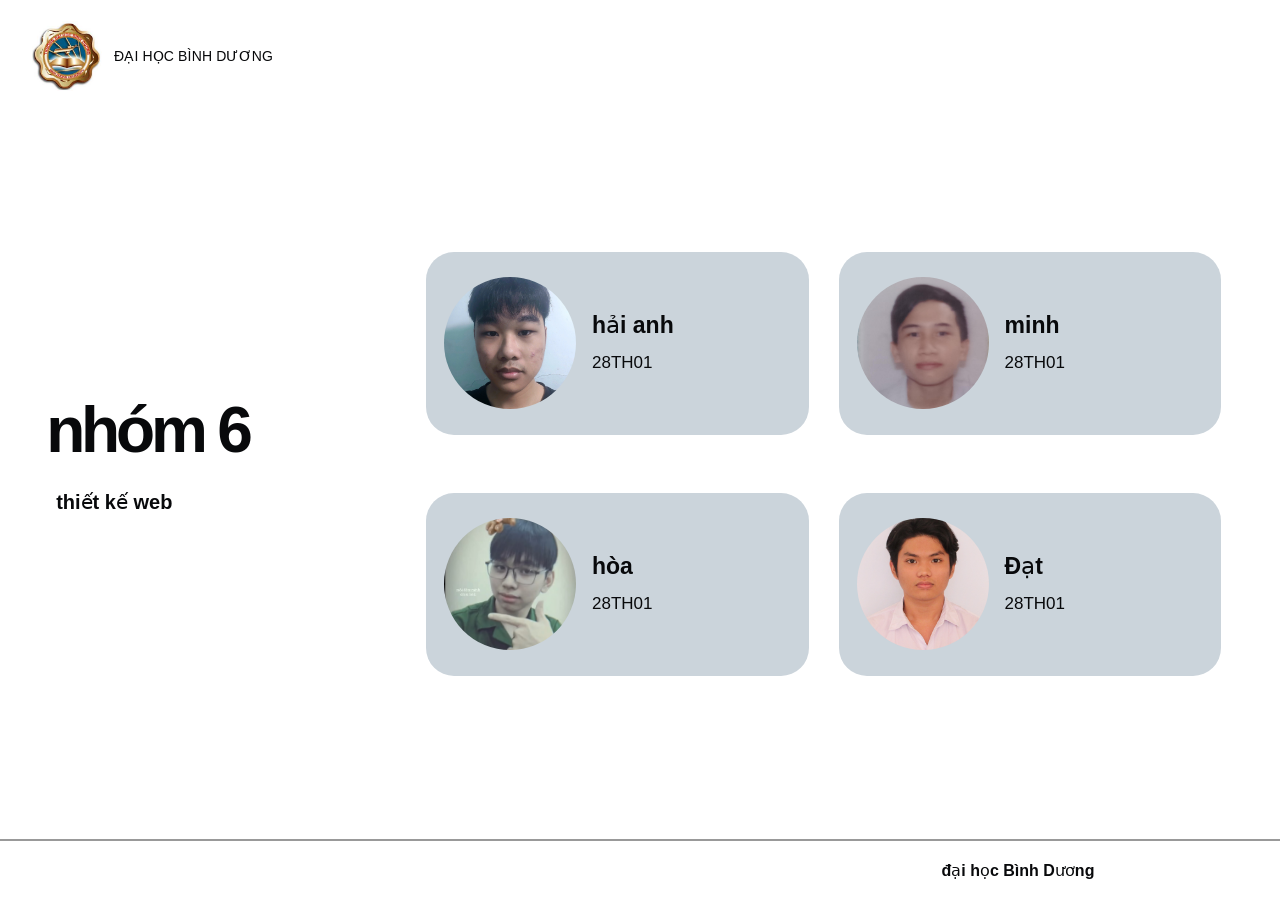
<file: index.html>
<!doctype html>
<html lang="vi">
  <head>
    <meta charset="UTF-8" />
    <meta name="viewport" content="width=device-width, initial-scale=1.0" />
    <meta name="theme-color" content="#ffffff" />
    <title>Nhóm 6 | Thiết kế web</title>
    <link rel="stylesheet" href="index.css" />
    <script src="index.js" defer></script>
  </head>
  <body>
    <header class="site-header">
      <img
        src="logobdu.jpg"
        class="university-logo"
        alt="Logo Đại học Bình Dương"
      />
      <p class="university-name">ĐẠI HỌC BÌNH DƯƠNG</p>
    </header>

    <main class="page-content">
      <section class="intro" aria-labelledby="page-title">
        <h1 id="page-title">nhóm 6</h1>
        <p>thiết kế web</p>
      </section>

      <section class="member-grid" aria-label="Thành viên nhóm 6"></section>
    </main>

    <footer class="site-footer">
      <p>đại học Bình Dương</p>
    </footer>
  </body>
</html>
</file>
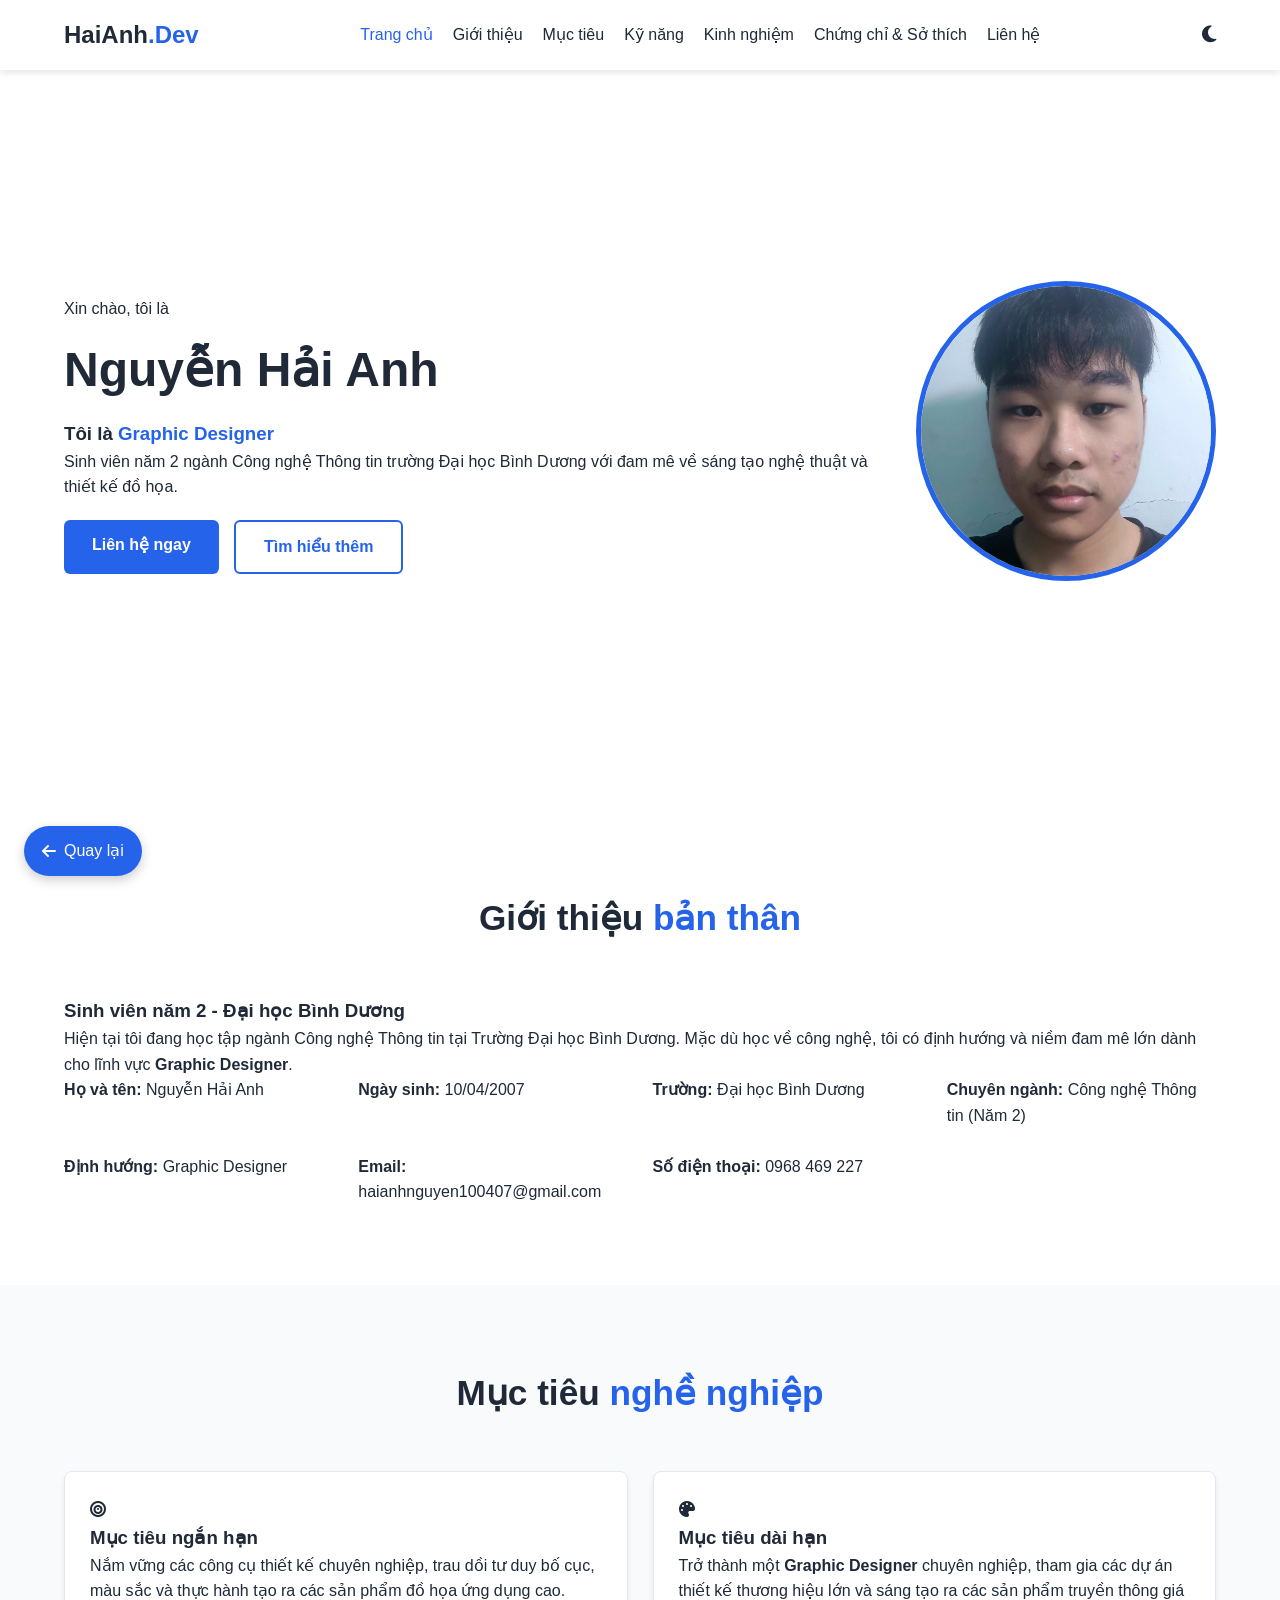
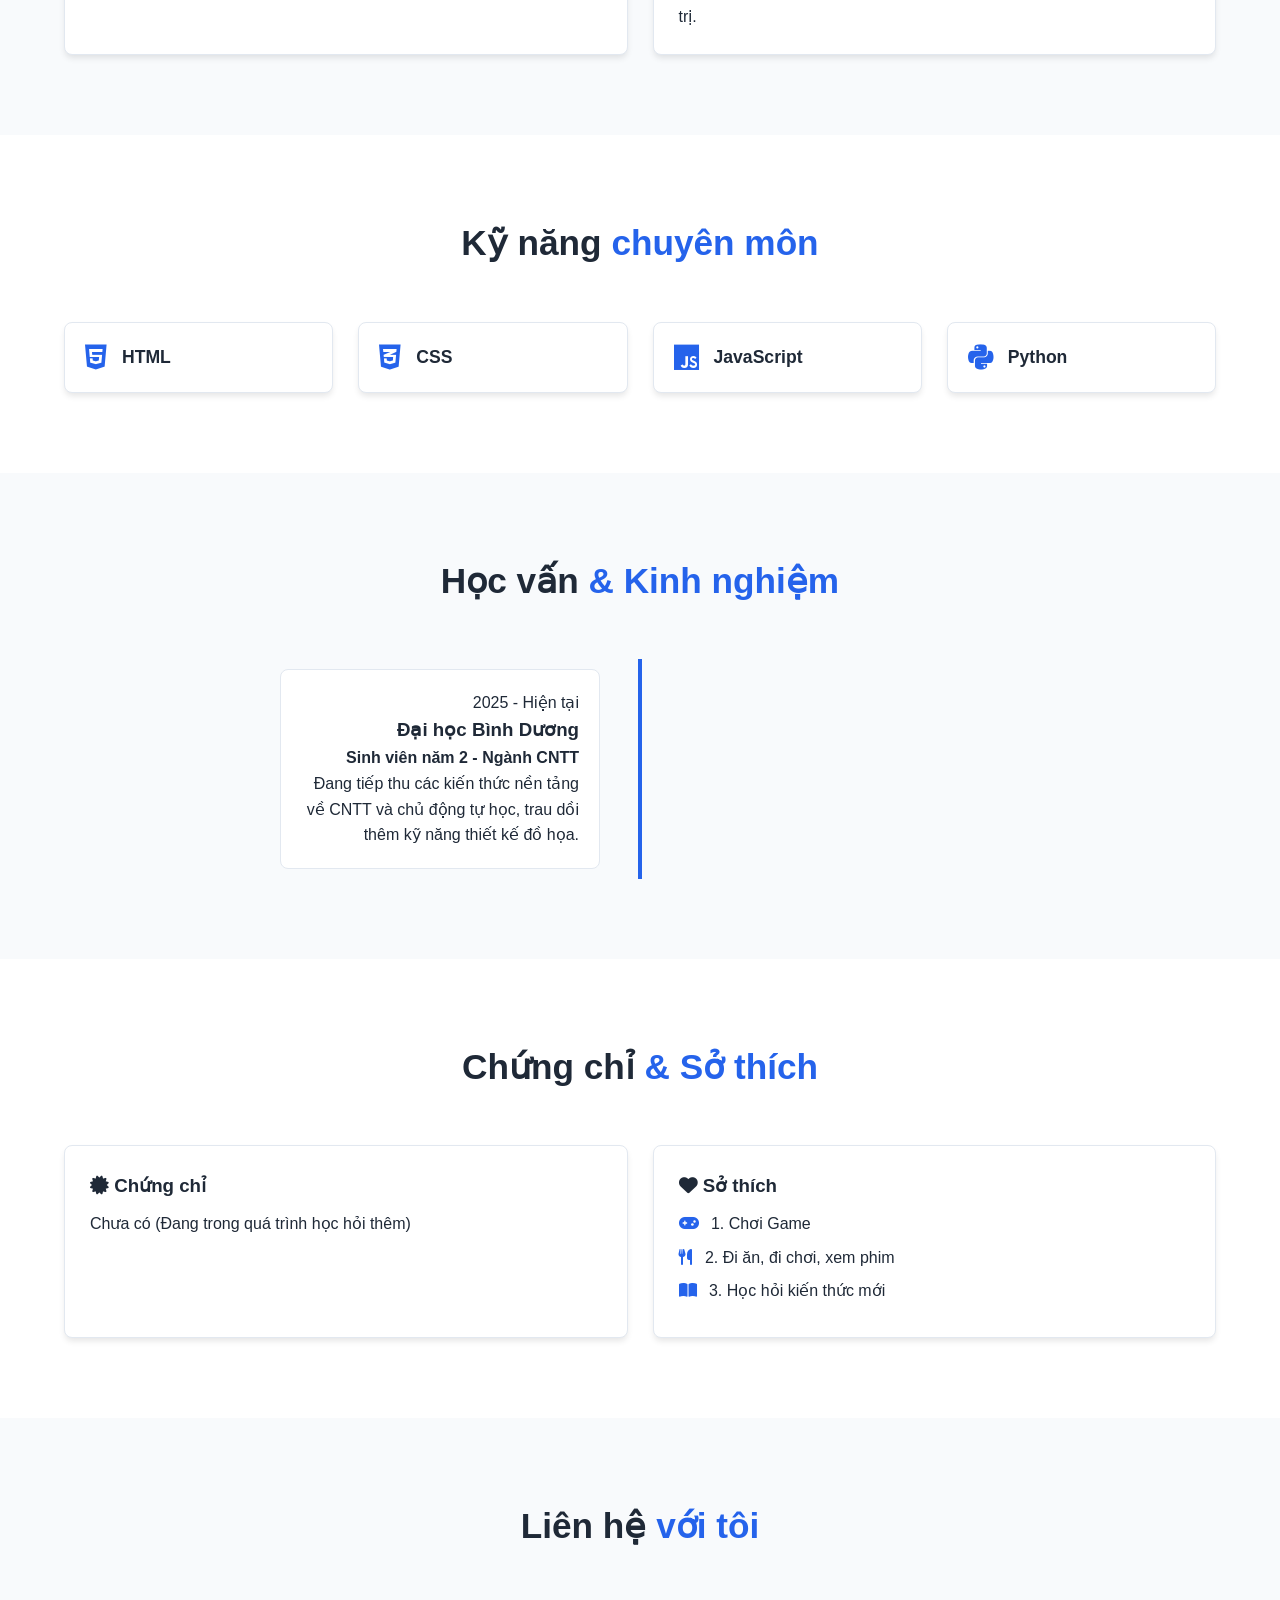
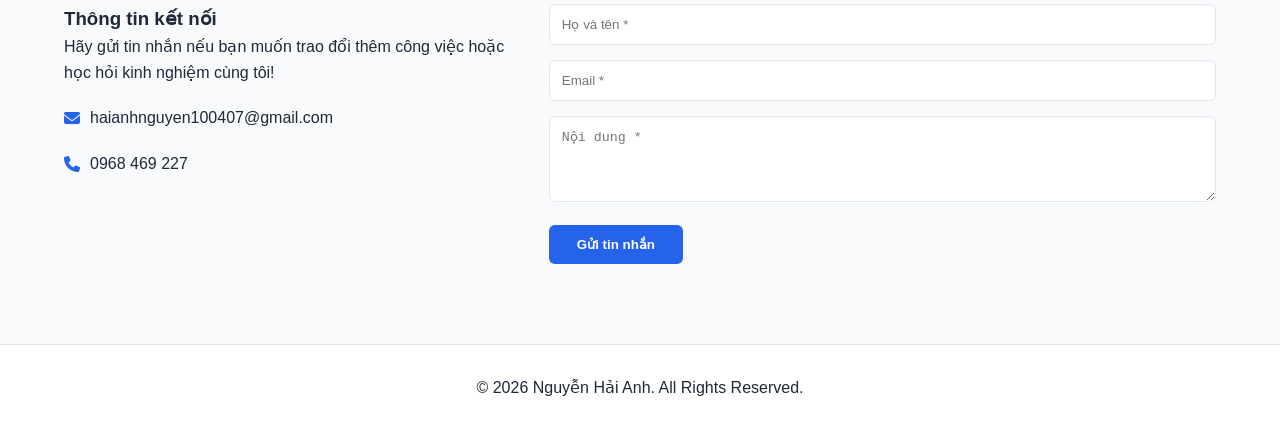
<file: members/Nguyen Hai Anh_25050056/index.html>
<!DOCTYPE html>
<html lang="vi">
<head>
    <meta charset="UTF-8">
    <meta name="viewport" content="width=device-width, initial-scale=1.0">
    <title>Portfolio Cá Nhân | Nguyễn Hải Anh</title>
    <!-- Font Awesome Icons -->
    <link rel="stylesheet" href="https://cdnjs.cloudflare.com/ajax/libs/font-awesome/6.4.0/css/all.min.css">
    <!-- File CSS Tách Riêng -->
    <link rel="stylesheet" href="style.css">
</head>
<body>

    <header class="header">
        <div class="container nav-container">
            <a href="#home" class="logo">HaiAnh<span>.Dev</span></a>
            <nav class="navbar" id="navbar">
                <a href="#home" class="nav-link active">Trang chủ</a>
                <a href="#about" class="nav-link">Giới thiệu</a>
                <a href="#goals" class="nav-link">Mục tiêu</a>
                <a href="#skills" class="nav-link">Kỹ năng</a>
                <a href="#experience" class="nav-link">Kinh nghiệm</a>
                <a href="#achievements" class="nav-link">Chứng chỉ & Sở thích</a>
                <a href="#contact" class="nav-link">Liên hệ</a>
            </nav>
            <div class="header-actions">
                <button id="theme-toggle" class="theme-btn" aria-label="Đổi giao diện">
                    <i class="fas fa-moon"></i>
                </button>
                <div class="mobile-menu-btn" id="mobile-menu-btn">
                    <i class="fas fa-bars"></i>
                </div>
            </div>
        </div>
    </header>

    <section id="home" class="hero">
        <div class="container hero-container">
            <div class="hero-content">
                <p class="greeting">Xin chào, tôi là</p>
                <h1 class="name">Nguyễn Hải Anh</h1>
                <h3 class="role">Tôi là <span class="typing-text"></span></h3>
                <p class="hero-desc">Sinh viên năm 2 ngành Công nghệ Thông tin trường Đại học Bình Dương với đam mê về sáng tạo nghệ thuật và thiết kế đồ họa.</p>
                <div class="hero-btns">
                    <a href="#contact" class="btn btn-primary">Liên hệ ngay</a>
                    <a href="#about" class="btn btn-outline">Tìm hiểu thêm</a>
                </div>
            </div>
            <div class="hero-img">
                <div class="img-frame">
                    <img src="haianh.jpg" alt="Nguyễn Hải Anh">
                </div>
            </div>
        </div>
    </section>

    <section id="about" class="about section-padding">
        <div class="container">
            <h2 class="section-title">Giới thiệu <span>bản thân</span></h2>
            <div class="about-content">
                <div class="about-text">
                    <h3>Sinh viên năm 2 - Đại học Bình Dương</h3>
                    <p>Hiện tại tôi đang học tập ngành Công nghệ Thông tin tại Trường Đại học Bình Dương. Mặc dù học về công nghệ, tôi có định hướng và niềm đam mê lớn dành cho lĩnh vực <strong>Graphic Designer</strong>.</p>
                    <div class="personal-info-grid">
                        <div><strong>Họ và tên:</strong> Nguyễn Hải Anh</div>
                        <div><strong>Ngày sinh:</strong> 10/04/2007</div>
                        <div><strong>Trường:</strong> Đại học Bình Dương</div>
                        <div><strong>Chuyên ngành:</strong> Công nghệ Thông tin (Năm 2)</div>
                        <div><strong>Định hướng:</strong> Graphic Designer</div>
                        <div><strong>Email:</strong> haianhnguyen100407@gmail.com</div>
                        <div><strong>Số điện thoại:</strong> 0968 469 227</div>
                    </div>
                </div>
            </div>
        </div>
    </section>

    <section id="goals" class="goals section-padding bg-alt">
        <div class="container">
            <h2 class="section-title">Mục tiêu <span>nghề nghiệp</span></h2>
            <div class="goals-grid">
                <div class="goal-card">
                    <div class="goal-icon"><i class="fas fa-bullseye"></i></div>
                    <h3>Mục tiêu ngắn hạn</h3>
                    <p>Nắm vững các công cụ thiết kế chuyên nghiệp, trau dồi tư duy bố cục, màu sắc và thực hành tạo ra các sản phẩm đồ họa ứng dụng cao.</p>
                </div>
                <div class="goal-card">
                    <div class="goal-icon"><i class="fas fa-palette"></i></div>
                    <h3>Mục tiêu dài hạn</h3>
                    <p>Trở thành một <strong>Graphic Designer</strong> chuyên nghiệp, tham gia các dự án thiết kế thương hiệu lớn và sáng tạo ra các sản phẩm truyền thông giá trị.</p>
                </div>
            </div>
        </div>
    </section>

    <section id="skills" class="skills section-padding">
        <div class="container">
            <h2 class="section-title">Kỹ năng <span>chuyên môn</span></h2>
            <div class="skills-grid">
                <div class="skill-item"><i class="fab fa-html5"></i><span>HTML</span></div>
                <div class="skill-item"><i class="fab fa-css3-alt"></i><span>CSS</span></div>
                <div class="skill-item"><i class="fab fa-js"></i><span>JavaScript</span></div>
                <div class="skill-item"><i class="fab fa-python"></i><span>Python</span></div>
            </div>
        </div>
    </section>

    <section id="experience" class="experience section-padding bg-alt">
        <div class="container">
            <h2 class="section-title">Học vấn <span>& Kinh nghiệm</span></h2>
            <div class="timeline">
                <div class="timeline-item left">
                    <div class="timeline-content">
                        <span class="date">2025 - Hiện tại</span>
                        <h3>Đại học Bình Dương</h3>
                        <h4>Sinh viên năm 2 - Ngành CNTT</h4>
                        <p>Đang tiếp thu các kiến thức nền tảng về CNTT và chủ động tự học, trau dồi thêm kỹ năng thiết kế đồ họa.</p>
                    </div>
                </div>
            </div>
        </div>
    </section>

    <section id="achievements" class="achievements section-padding">
        <div class="container">
            <h2 class="section-title">Chứng chỉ <span>& Sở thích</span></h2>
            <div class="achievements-grid">
                <div class="achieve-box">
                    <h3><i class="fas fa-certificate"></i> Chứng chỉ</h3>
                    <p class="cert-desc">Chưa có (Đang trong quá trình học hỏi thêm)</p>
                </div>
                <div class="achieve-box">
                    <h3><i class="fas fa-heart"></i> Sở thích</h3>
                    <ul class="hobby-list">
                        <li><i class="fas fa-gamepad"></i> 1. Chơi Game</li>
                        <li><i class="fas fa-utensils"></i> 2. Đi ăn, đi chơi, xem phim</li>
                        <li><i class="fas fa-book-open"></i> 3. Học hỏi kiến thức mới</li>
                    </ul>
                </div>
            </div>
        </div>
    </section>

    <section id="contact" class="contact section-padding bg-alt">
        <div class="container">
            <h2 class="section-title">Liên hệ <span>với tôi</span></h2>
            <div class="contact-wrapper">
                <div class="contact-info">
                    <h3>Thông tin kết nối</h3>
                    <p>Hãy gửi tin nhắn nếu bạn muốn trao đổi thêm công việc hoặc học hỏi kinh nghiệm cùng tôi!</p>
                    <div class="info-item"><i class="fas fa-envelope"></i><span>haianhnguyen100407@gmail.com</span></div>
                    <div class="info-item"><i class="fas fa-phone"></i><span>0968 469 227</span></div>
                </div>
                <form id="contact-form" class="contact-form" novalidate>
                    <div class="form-group">
                        <input type="text" id="name" placeholder="Họ và tên *" required>
                        <span class="error-msg">Vui lòng nhập họ tên</span>
                    </div>
                    <div class="form-group">
                        <input type="email" id="email" placeholder="Email *" required>
                        <span class="error-msg">Vui lòng nhập email hợp lệ</span>
                    </div>
                    <div class="form-group">
                        <textarea id="message" rows="4" placeholder="Nội dung *" required></textarea>
                        <span class="error-msg">Vui lòng nhập nội dung</span>
                    </div>
                    <button type="submit" class="btn btn-primary">Gửi tin nhắn</button>
                    <div id="form-success" class="form-success-msg">Tin nhắn của bạn đã được gửi thành công!</div>
                </form>
            </div>
        </div>
    </section>

    <footer class="footer text-center">
        <p>&copy; 2026 Nguyễn Hải Anh. All Rights Reserved.</p>
    </footer>

    <a href="../../main/index.html" aria-label="Quay lại trang chính" title="Quay lại trang chính"
        style="position: fixed; left: 24px; bottom: 24px; z-index: 1000; display: inline-flex; align-items: center; gap: 8px; padding: 12px 18px; border-radius: 999px; background: #2563eb; color: #fff; text-decoration: none; box-shadow: 0 4px 12px rgba(0, 0, 0, 0.2);">
        <i class="fas fa-arrow-left" aria-hidden="true"></i>
        <span>Quay lại</span>
    </a>

    <button id="scroll-top" class="scroll-top-btn"><i class="fas fa-arrow-up"></i></button>

    <script src="script.js"></script>
</body>
</html>
</file>
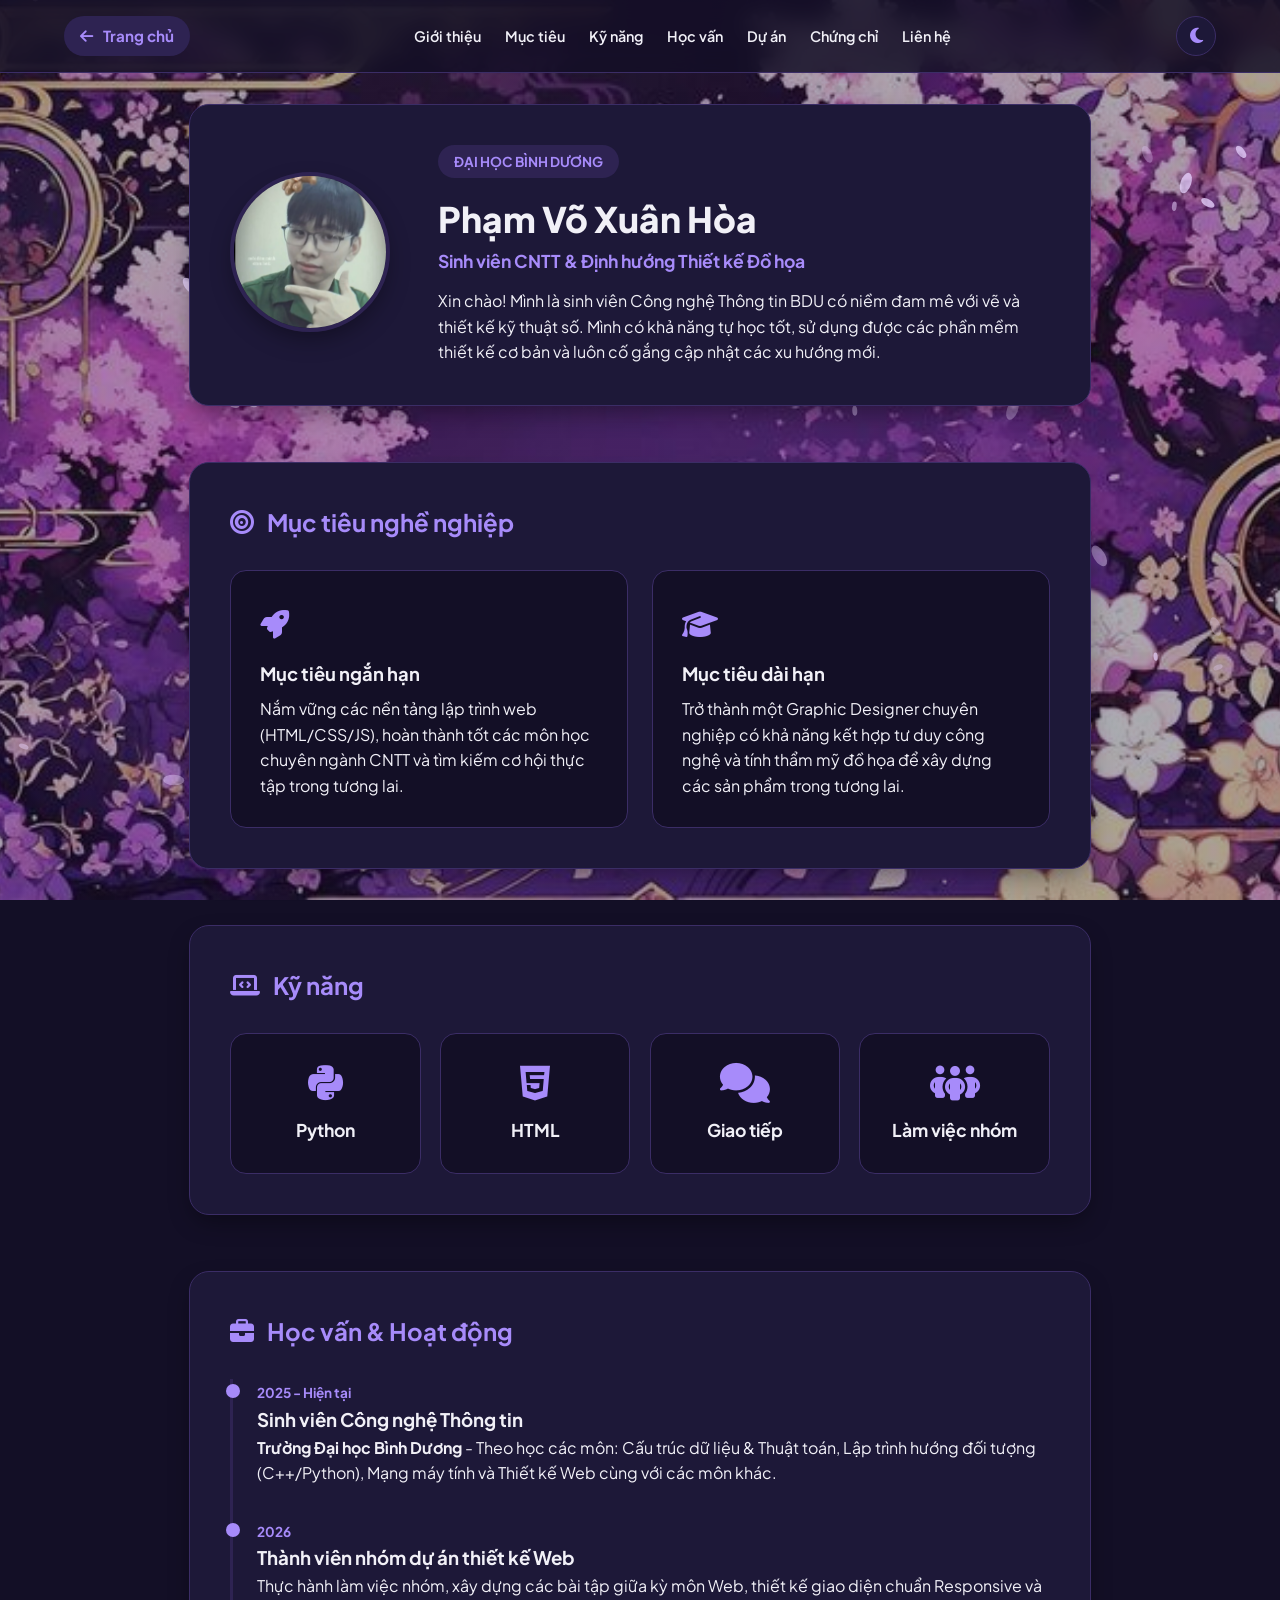
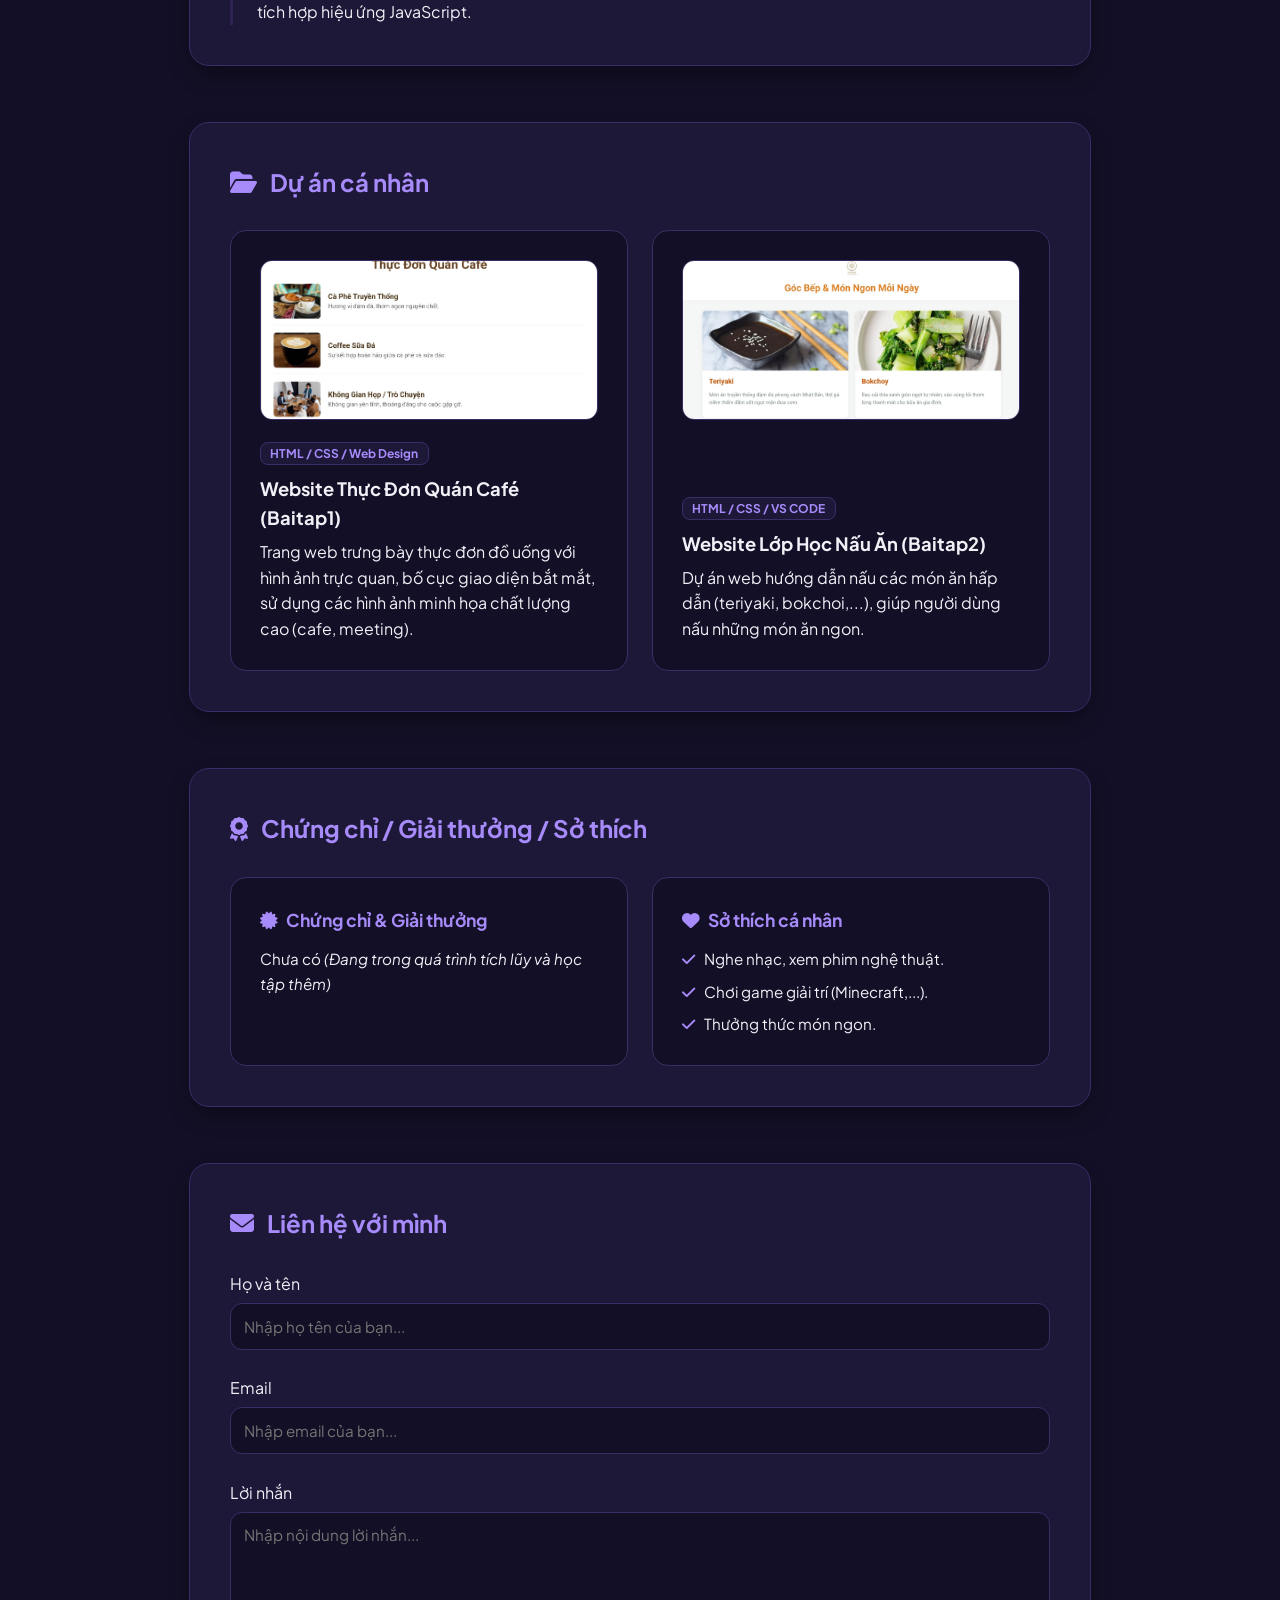
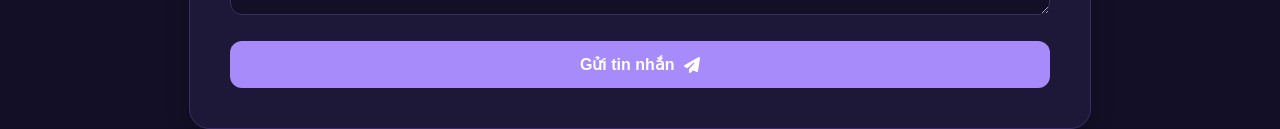
<file: members/Pham_Vo_Xuan_Hoa_25050045/index.html>
<!DOCTYPE html>
<html lang="vi">
<head>
    <meta charset="UTF-8">
    <meta name="viewport" content="width=device-width, initial-scale=1.0">
    <title>Portfolio Cá Nhân - Phạm Võ Xuân Hòa</title>
    <!-- Google Fonts & FontAwesome Icons -->
    <link href="https://fonts.googleapis.com/css2?family=Plus+Jakarta+Sans:wght@300;400;500;600;700;800&display=swap" rel="stylesheet">
    <link rel="stylesheet" href="https://cdnjs.cloudflare.com/ajax/libs/font-awesome/6.5.1/css/all.min.css">
    <!-- File CSS -->
    <link rel="stylesheet" href="style.css">
</head>
<body data-theme="dark">

    <!-- CANVAS BACKGROUND (Hiệu ứng Cánh hoa rơi) -->
    <canvas id="bg-canvas"></canvas>

    <!-- 1. HEADER / NAVBAR / BANNER -->
    <header>
        <a href="../../main/index.html" class="back-home-btn" title="Về trang chủ">
               <i class="fa-solid fa-arrow-left"></i>
               <span>Trang chủ</span>
        </a>
        <nav>
            <ul id="nav-links">
                <li><a href="#hero">Giới thiệu</a></li>
                <li><a href="#objective">Mục tiêu</a></li>
                <li><a href="#skills">Kỹ năng</a></li>
                <li><a href="#experience">Học vấn</a></li>
                <li><a href="#projects">Dự án</a></li>
                <li><a href="#achievements">Chứng chỉ</a></li>
                <li><a href="#contact">Liên hệ</a></li>
            </ul>
        </nav>
        <div class="nav-actions">
            <button class="theme-toggle" id="themeToggleBtn" title="Đổi giao diện Sáng/Tối"><i class="fa-solid fa-moon"></i></button>
            <button class="menu-btn" id="menuBtn"><i class="fa-solid fa-bars"></i></button>
        </div>
    </header>

    <!-- NỘI DUNG CHÍNH -->
    <main>
        <!-- 2. GIỚI THIỆU BẢN THÂN -->
        <section id="hero" class="hero fade-in-section">
            <div class="hero-avatar-wrapper">
                <img src=" Xuan_Hoa_045.jpg" alt="Ảnh đại diện Phạm Võ Xuân Hòa" class="avatar">
            </div>
            <div class="hero-info">
                <span class="badge">ĐẠI HỌC BÌNH DƯƠNG</span>
                <h1>Phạm Võ Xuân Hòa</h1>
                <p class="title">Sinh viên CNTT & Định hướng Thiết kế Đồ họa</p>
                <p class="desc">Xin chào! Mình là sinh viên Công nghệ Thông tin BDU có niềm đam mê với vẽ và thiết kế kỹ thuật số. Mình có khả năng tự học tốt, sử dụng được các phần mềm thiết kế cơ bản và luôn cố gắng cập nhật các xu hướng mới.</p>
            </div>
        </section>

        <!-- 3. MỤC TIÊU NGHỀ NGHIỆP -->
        <section id="objective" class="fade-in-section">
            <h2><i class="fa-solid fa-bullseye"></i> Mục tiêu nghề nghiệp</h2>
            <div class="objective-grid">
                <div class="obj-card">
                    <div class="obj-icon"><i class="fa-solid fa-rocket"></i></div>
                    <h3>Mục tiêu ngắn hạn</h3>
                    <p>Nắm vững các nền tảng lập trình web (HTML/CSS/JS), hoàn thành tốt các môn học chuyên ngành CNTT và tìm kiếm cơ hội thực tập trong tương lai.</p>
                </div>
                <div class="obj-card">
                    <div class="obj-icon"><i class="fa-solid fa-graduation-cap"></i></div>
                    <h3>Mục tiêu dài hạn</h3>
                    <p>Trở thành một Graphic Designer chuyên nghiệp có khả năng kết hợp tư duy công nghệ và tính thẩm mỹ đồ họa để xây dựng các sản phẩm trong tương lai.</p>
                </div>
            </div>
        </section>

        <!-- 4. KỸ NĂNG -->
        <section id="skills" class="fade-in-section">
            <h2><i class="fa-solid fa-laptop-code"></i> Kỹ năng</h2>
            <div class="skills-grid">
                <div class="skill-card">
                    <i class="fa-brands fa-python skill-icon"></i>
                    <h3>Python</h3>
                </div>
                <div class="skill-card">
                    <i class="fa-brands fa-html5 skill-icon"></i>
                    <h3>HTML</h3>
                </div>
                <div class="skill-card">
                    <i class="fa-solid fa-comments skill-icon"></i>
                    <h3>Giao tiếp</h3>
                </div>
                <div class="skill-card">
                    <i class="fa-solid fa-people-group skill-icon"></i>
                    <h3>Làm việc nhóm</h3>
                </div>
            </div>
        </section>

        <!-- 5. HỌC VẤN / KINH NGHIỆM / HOẠT ĐỘNG -->
        <section id="experience" class="fade-in-section">
            <h2><i class="fa-solid fa-briefcase"></i> Học vấn & Hoạt động</h2>
            <div class="timeline">
                <div class="timeline-item">
                    <span class="time">2025 - Hiện tại</span>
                    <h3>Sinh viên Công nghệ Thông tin</h3>
                    <p><strong>Trường Đại học Bình Dương</strong> - Theo học các môn: Cấu trúc dữ liệu & Thuật toán, Lập trình hướng đối tượng (C++/Python), Mạng máy tính và Thiết kế Web cùng với các môn khác.</p>
                </div>
                <div class="timeline-item">
                    <span class="time">2026</span>
                    <h3>Thành viên nhóm dự án thiết kế Web</h3>
                    <p>Thực hành làm việc nhóm, xây dựng các bài tập giữa kỳ môn Web, thiết kế giao diện chuẩn Responsive và tích hợp hiệu ứng JavaScript.</p>
                </div>
            </div>
        </section>

     <!-- 6. DỰ ÁN CÁ NHÂN -->
        <section id="projects" class="fade-in-section">
            <h2><i class="fa-solid fa-folder-open"></i> Dự án cá nhân</h2>
            <div class="projects-grid">
                <!-- Dự án 1: Website Thực Đơn Quán Cafe -->
                <div class="project-card">
                    <div class="project-img-wrapper">
                        <img src="Du_an1.jpg" alt=" Ảnh dự án Thực Đơn Quán Cafe" class="project-thumbnail">
                    </div>
                    <div class="project-content">
                        <span class="project-tag">HTML / CSS / Web Design</span>
                        <h3>Website Thực Đơn Quán Café (Baitap1)</h3>
                        <p>Trang web trưng bày thực đơn đồ uống với hình ảnh trực quan, bố cục giao diện bắt mắt, sử dụng các hình ảnh minh họa chất lượng cao (cafe, meeting).</p>
                    </div>
                </div>

                <!-- Dự án 2: Website Lớp Học Nấu Ăn -->
                <div class="project-card">
                    <div class="project-img-wrapper">
                        <img src= "Du_an2.jpg" alt="Ảnh dự án Lớp Học Nấu Ăn" class="project-thumbnail">
                    </div>
                    <div class="project-content">
                        <span class="project-tag">HTML / CSS / VS CODE</span>
                        <h3>Website Lớp Học Nấu Ăn (Baitap2)</h3>
                        <p>Dự án web hướng dẫn nấu các món ăn hấp dẫn (teriyaki, bokchoi,...), giúp người dùng nấu những món ăn ngon.</p>
                    </div>
                </div>
            </div>
        </section>
        <!-- 7. CHỨNG CHỈ / GIẢI THƯỞNG / SỞ THÍCH -->
        <section id="achievements" class="fade-in-section">
            <h2><i class="fa-solid fa-award"></i> Chứng chỉ / Giải thưởng / Sở thích</h2>
            <div class="achieve-grid">
                <div class="achieve-box">
                    <h3><i class="fa-solid fa-certificate"></i> Chứng chỉ & Giải thưởng</h3>
                    <p class="status-text">Chưa có <em>(Đang trong quá trình tích lũy và học tập thêm)</em></p>
                </div>
                <div class="achieve-box">
                    <h3><i class="fa-solid fa-heart"></i> Sở thích cá nhân</h3>
                    <ul class="hobby-list">
                        <li><i class="fa-solid fa-check"></i> Nghe nhạc, xem phim nghệ thuật.</li>
                        <li><i class="fa-solid fa-check"></i> Chơi game giải trí (Minecraft,...).</li>
                        <li><i class="fa-solid fa-check"></i> Thưởng thức món ngon.</li>
                    </ul>
                </div>
            </div>
        </section>

        <!-- FORM LIÊN HỆ -->
        <section id="contact" class="fade-in-section">
            <h2><i class="fa-solid fa-envelope"></i> Liên hệ với mình</h2>
            <form class="contact-form" id="contactForm">
                <div class="form-group">
                    <label for="name">Họ và tên</label>
                    <input type="text" id="name" placeholder="Nhập họ tên của bạn...">
                    <span class="error-msg" id="nameError"></span>
                </div>
                <div class="form-group">
                    <label for="email">Email</label>
                    <input type="email" id="email" placeholder="Nhập email của bạn...">
                    <span class="error-msg" id="emailError"></span>
                </div>
                <div class="form-group">
                    <label for="message">Lời nhắn</label>
                    <textarea id="message" rows="4" placeholder="Nhập nội dung lời nhắn..."></textarea>
                    <span class="error-msg" id="messageError"></span>
                </div>
                <button type="submit" class="submit-btn">Gửi tin nhắn <i class="fa-solid fa-paper-plane"></i></button>
            </form>
        </section>
    </main>

    <!-- TOAST NOTIFICATION -->
    <div id="toast" class="toast">Gửi tin nhắn thành công!</div>

    <!-- File JS -->
    <script src="script.js"></script>
</body>
</html>
</file>
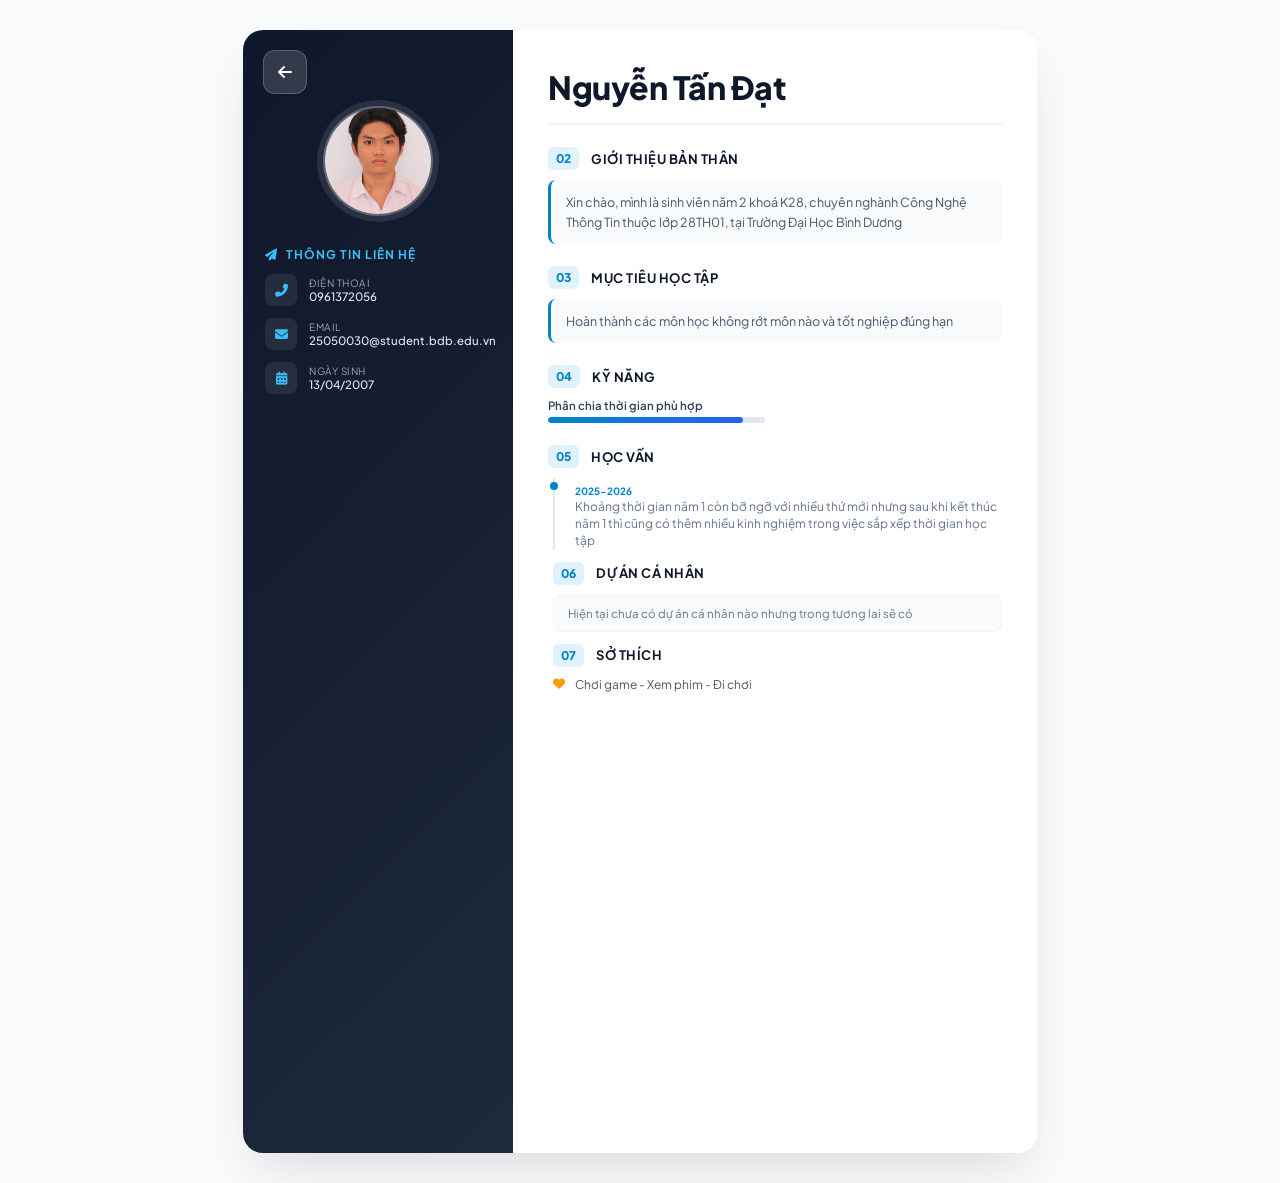
<file: 25050030.html>
<!DOCTYPE html>
<html lang="vi">
<head>
  <meta charset="UTF-8">
  <meta name="viewport" content="width=device-width, initial-scale=1.0">
  <title>Giới thiệu bản thân</title>
  <link rel="stylesheet" href="https://cdnjs.cloudflare.com/ajax/libs/font-awesome/6.4.0/css/all.min.css">
  <link href="https://fonts.googleapis.com/css2?family=Plus+Jakarta+Sans:wght@300;400;500;600;700;800&display=swap" rel="stylesheet">
  <link rel="stylesheet" href="25050030.css">
</head>
<body>
  <div class="resume-wrapper">
    <a href="../main/index.html" class="nav-back-button" id="backBtn" title="Về trang chủ">
      <i class="fas fa-arrow-left"></i>
    </a>
    <aside class="sidebar">
      <div class="profile-card">
        <div class="avatar-ring">
          <div class="avatar-circle">
            <img src="25050030.jpg" alt="Avatar">
          </div>
        </div>
      </div>
      <section class="sidebar-section">
        <h3 class="sidebar-title"><i class="fas fa-paper-plane"></i> THÔNG TIN LIÊN HỆ</h3>
        <ul class="contact-list">
          <li>
            <div class="icon-box"><i class="fas fa-phone-alt"></i></div>
            <div class="contact-info">
              <span class="label">Điện thoại</span>
              <span class="val">0961372056</span>
            </div>
          </li>
          <li>
            <div class="icon-box"><i class="fas fa-envelope"></i></div>
            <div class="contact-info">
              <span class="label">Email</span>
              <span class="val">25050030@student.bdb.edu.vn</span>
            </div>
          </li>
          <li>
            <div class="icon-box"><i class="fas fa-calendar-alt"></i></div>
            <div class="contact-info">
              <span class="label">Ngày sinh</span>
              <span class="val">13/04/2007</span>
            </div>
          </li>
        </ul>
    </aside>
    <main class="main-content">
      <header class="header-banner">
        <h1 class="candidate-name">Nguyễn Tấn Đạt</h1>
      </header>
      <section class="content-block">
        <div class="block-header">
          <span class="section-num">02</span>
          <h3>GIỚI THIỆU BẢN THÂN</h3>
        </div>
        <p class="summary-text">Xin chào, mình là sinh viên năm 2 khoá K28, chuyên nghành Công Nghệ Thông Tin thuộc lớp 28TH01, tại Trường Đại Học Bình Dương</p>
      </section>
      <section class="content-block">
        <div class="block-header">
          <span class="section-num">03</span>
          <h3>MỤC TIÊU HỌC TẬP</h3>
        </div>
        <p class="summary-text">Hoàn thành các môn học không rớt môn nào và tốt nghiệp đúng hạn</p>
      </section>
      <section class="content-block">
        <div class="block-header">
          <span class="section-num">04</span>
          <h3>KỸ NĂNG</h3>
        </div>
        <div class="skills-grid">
          <div class="skill-item">
            <span>Phân chia thời gian phù hợp</span>
            <div class="progress-bar"><div class="fill" data-progress="90%"></div></div>
          </div>
        </div>
      </section>
      <section class="content-block">
        <div class="block-header">
          <span class="section-num">05</span>
          <h3>HỌC VẤN</h3>
        </div>
        <div class="timeline">
          <div class="timeline-item">
            <div class="timeline-dot"></div>
            <div class="timeline-content">
              <span class="time-badge">2025-2026</span>
              <p>Khoảng thời gian năm 1 còn bỡ ngỡ với nhiều thứ mới nhưng sau khi kết thúc năm 1 thì cũng có thêm nhiều kinh nghiệm trong việc sắp xếp thời gian học tập</p>
            </div>
          </div>
      <section class="content-block">
        <div class="block-header">
          <span class="section-num">06</span>
          <h3>DỰ ÁN CÁ NHÂN</h3>
        </div>
        <div class="project-cards">
          <div class="project-card">
            <p>Hiện tại chưa có dự án cá nhân nào nhưng trong tương lai sẽ có</p>
          </div>
        </div>
      </section>
      <section class="content-block">
        <div class="block-header">
          <span class="section-num">07</span>
          <h3>SỞ THÍCH</h3>
        </div>
        <ul class="achievement-list">
          <li><i class="fas fa-heart"></i> Chơi game - Xem phim - Đi chơi</li>
        </ul>
      </section>
    </main>
  <script src="25050030.js"></script>
</body>
</html>
</file>
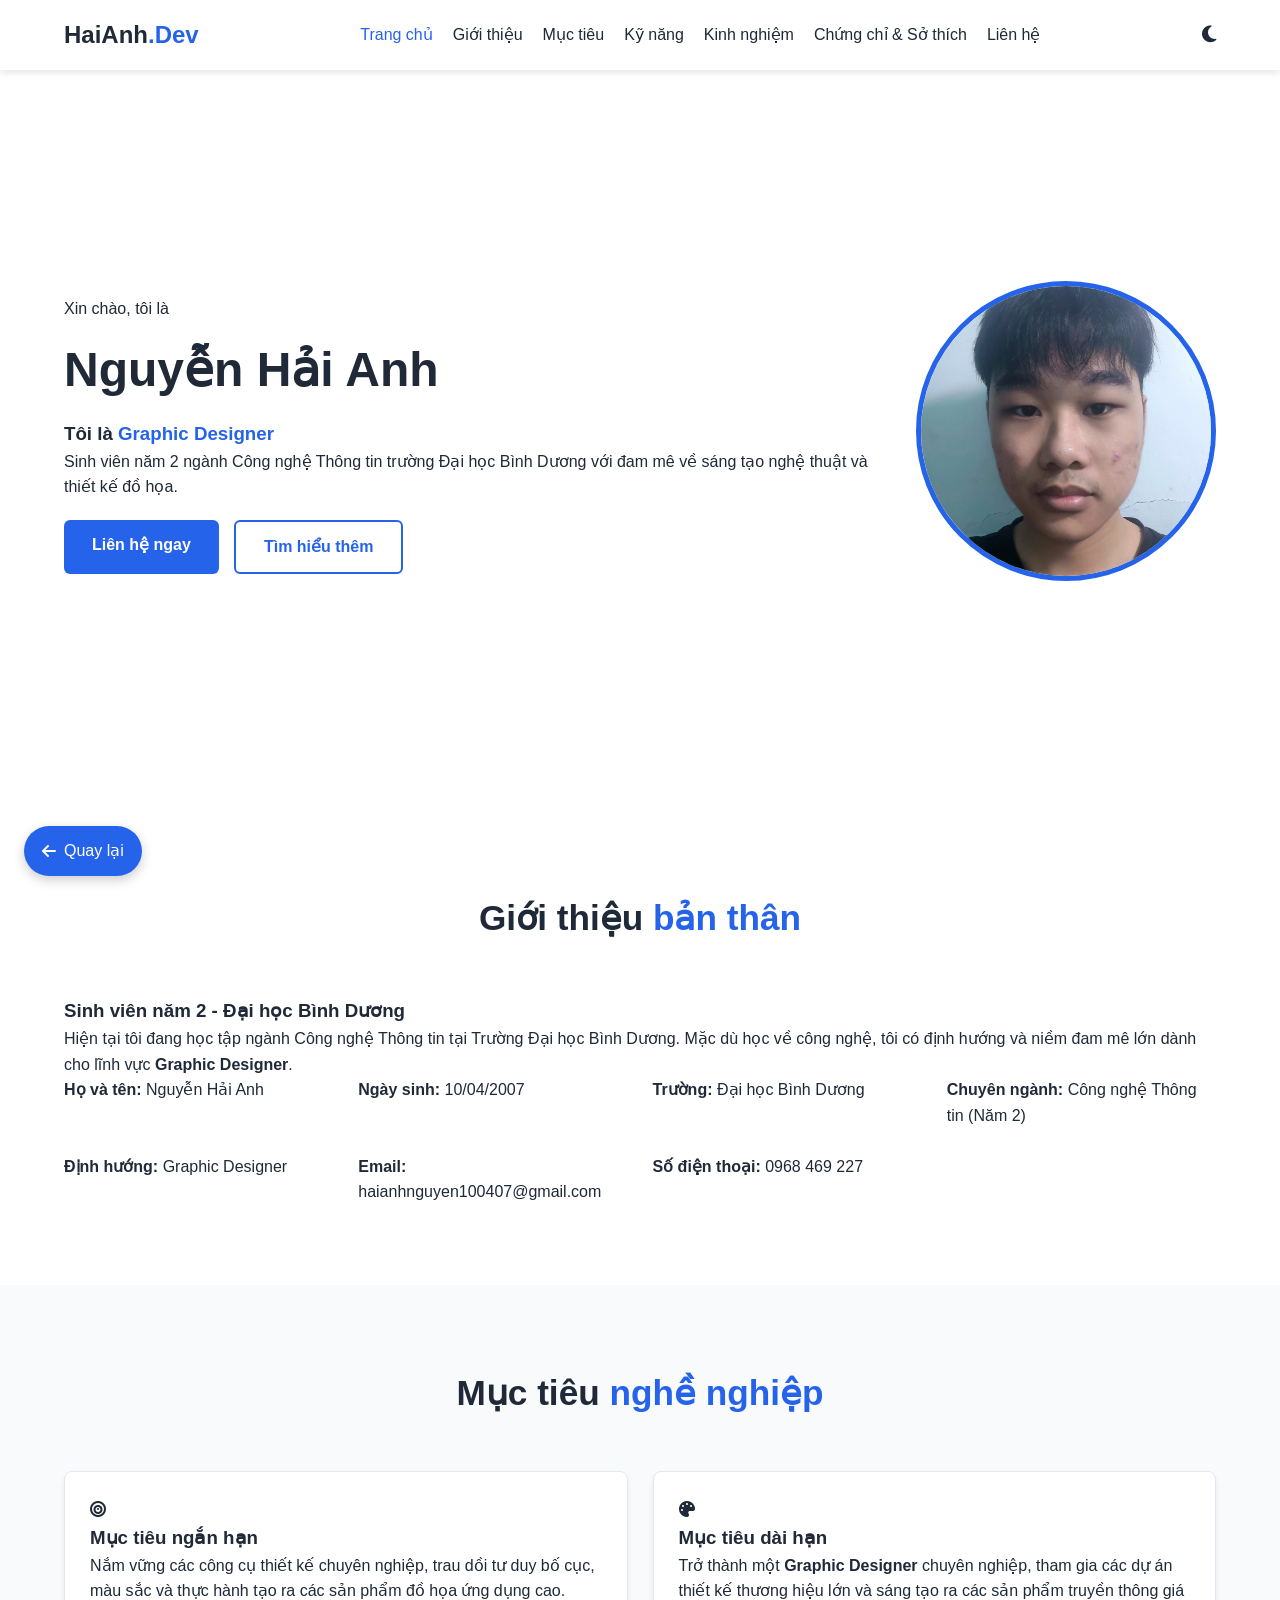
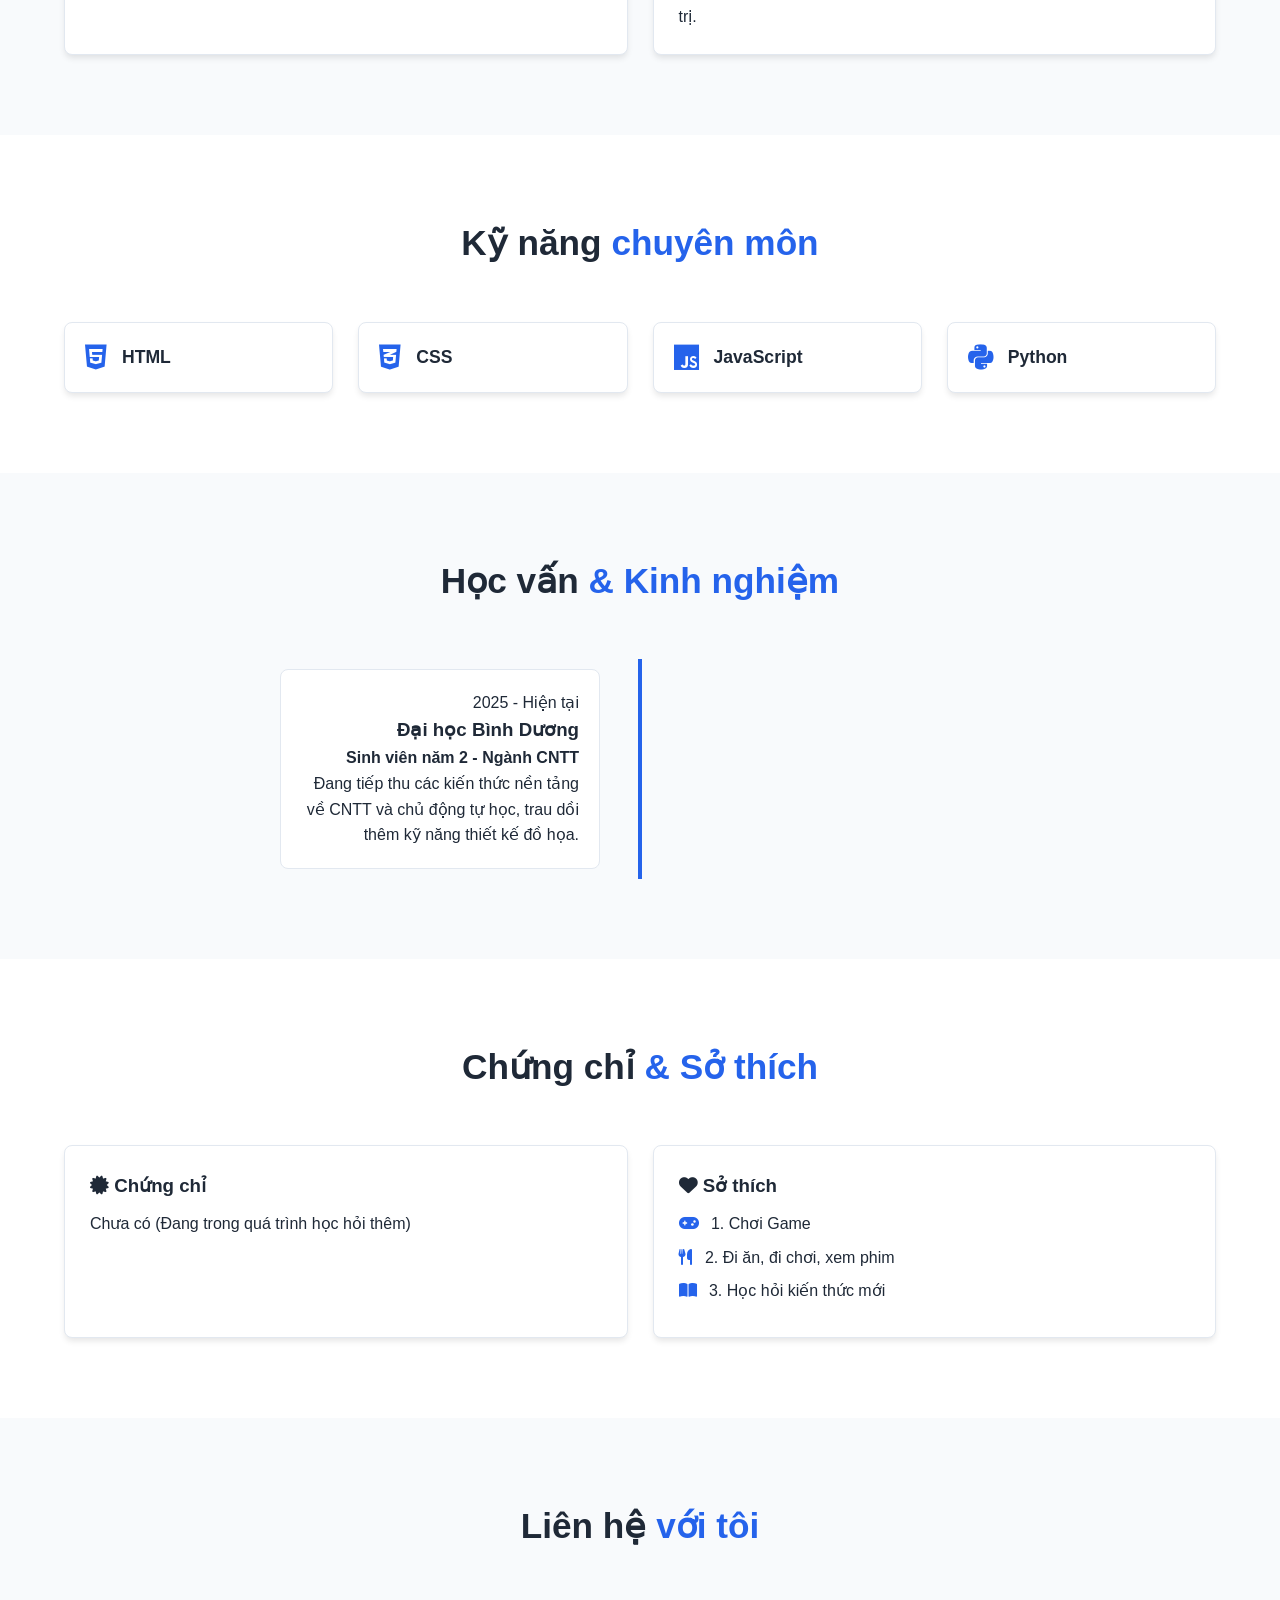
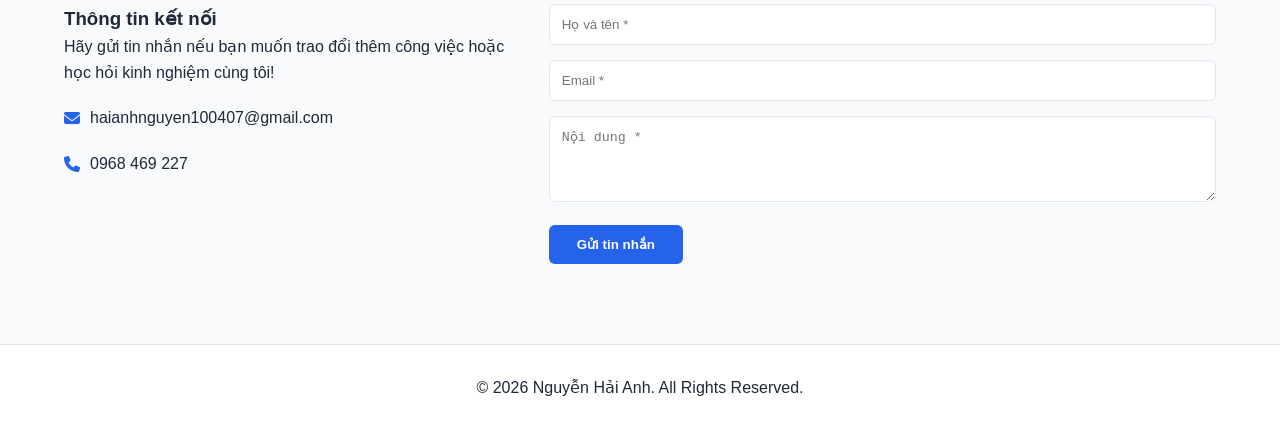
<file: haiindex.html>
<!DOCTYPE html>
<html lang="vi">
<head>
    <meta charset="UTF-8">
    <meta name="viewport" content="width=device-width, initial-scale=1.0">
    <title>Portfolio Cá Nhân | Nguyễn Hải Anh</title>
    <link rel="stylesheet" href="https://cdnjs.cloudflare.com/ajax/libs/font-awesome/6.4.0/css/all.min.css">
    <link rel="stylesheet" href="style.css">
</head>
<body>

    <header class="header">
        <div class="container nav-container">
            <a href="#home" class="logo">HaiAnh<span>.Dev</span></a>
            <nav class="navbar" id="navbar">
                <a href="#home" class="nav-link active">Trang chủ</a>
                <a href="#about" class="nav-link">Giới thiệu</a>
                <a href="#goals" class="nav-link">Mục tiêu</a>
                <a href="#skills" class="nav-link">Kỹ năng</a>
                <a href="#experience" class="nav-link">Kinh nghiệm</a>
                <a href="#achievements" class="nav-link">Chứng chỉ & Sở thích</a>
                <a href="#contact" class="nav-link">Liên hệ</a>
            </nav>
            <div class="header-actions">
                <button id="theme-toggle" class="theme-btn" aria-label="Đổi giao diện">
                    <i class="fas fa-moon"></i>
                </button>
                <div class="mobile-menu-btn" id="mobile-menu-btn">
                    <i class="fas fa-bars"></i>
                </div>
            </div>
        </div>
    </header>

    <section id="home" class="hero">
        <div class="container hero-container">
            <div class="hero-content">
                <p class="greeting">Xin chào, tôi là</p>
                <h1 class="name">Nguyễn Hải Anh</h1>
                <h3 class="role">Tôi là <span class="typing-text"></span></h3>
                <p class="hero-desc">Sinh viên năm 2 ngành Công nghệ Thông tin trường Đại học Bình Dương với đam mê về sáng tạo nghệ thuật và thiết kế đồ họa.</p>
                <div class="hero-btns">
                    <a href="#contact" class="btn btn-primary">Liên hệ ngay</a>
                    <a href="#about" class="btn btn-outline">Tìm hiểu thêm</a>
                </div>
            </div>
            <div class="hero-img">
                <div class="img-frame">
                    <img src="haianh.jpg" alt="Nguyễn Hải Anh">
                </div>
            </div>
        </div>
    </section>

    <section id="about" class="about section-padding">
        <div class="container">
            <h2 class="section-title">Giới thiệu <span>bản thân</span></h2>
            <div class="about-content">
                <div class="about-text">
                    <h3>Sinh viên năm 2 - Đại học Bình Dương</h3>
                    <p>Hiện tại tôi đang học tập ngành Công nghệ Thông tin tại Trường Đại học Bình Dương. Mặc dù học về công nghệ, tôi có định hướng và niềm đam mê lớn dành cho lĩnh vực <strong>Graphic Designer</strong>.</p>
                    <div class="personal-info-grid">
                        <div><strong>Họ và tên:</strong> Nguyễn Hải Anh</div>
                        <div><strong>Ngày sinh:</strong> 10/04/2007</div>
                        <div><strong>Trường:</strong> Đại học Bình Dương</div>
                        <div><strong>Chuyên ngành:</strong> Công nghệ Thông tin (Năm 2)</div>
                        <div><strong>Định hướng:</strong> Graphic Designer</div>
                        <div><strong>Email:</strong> haianhnguyen100407@gmail.com</div>
                        <div><strong>Số điện thoại:</strong> 0968 469 227</div>
                    </div>
                </div>
            </div>
        </div>
    </section>

    <section id="goals" class="goals section-padding bg-alt">
        <div class="container">
            <h2 class="section-title">Mục tiêu <span>nghề nghiệp</span></h2>
            <div class="goals-grid">
                <div class="goal-card">
                    <div class="goal-icon"><i class="fas fa-bullseye"></i></div>
                    <h3>Mục tiêu ngắn hạn</h3>
                    <p>Nắm vững các công cụ thiết kế chuyên nghiệp, trau dồi tư duy bố cục, màu sắc và thực hành tạo ra các sản phẩm đồ họa ứng dụng cao.</p>
                </div>
                <div class="goal-card">
                    <div class="goal-icon"><i class="fas fa-palette"></i></div>
                    <h3>Mục tiêu dài hạn</h3>
                    <p>Trở thành một <strong>Graphic Designer</strong> chuyên nghiệp, tham gia các dự án thiết kế thương hiệu lớn và sáng tạo ra các sản phẩm truyền thông giá trị.</p>
                </div>
            </div>
        </div>
    </section>

    <section id="skills" class="skills section-padding">
        <div class="container">
            <h2 class="section-title">Kỹ năng <span>chuyên môn</span></h2>
            <div class="skills-grid">
                <div class="skill-item"><i class="fab fa-html5"></i><span>HTML</span></div>
                <div class="skill-item"><i class="fab fa-css3-alt"></i><span>CSS</span></div>
                <div class="skill-item"><i class="fab fa-js"></i><span>JavaScript</span></div>
                <div class="skill-item"><i class="fab fa-python"></i><span>Python</span></div>
            </div>
        </div>
    </section>

    <section id="experience" class="experience section-padding bg-alt">
        <div class="container">
            <h2 class="section-title">Học vấn <span>& Kinh nghiệm</span></h2>
            <div class="timeline">
                <div class="timeline-item left">
                    <div class="timeline-content">
                        <span class="date">2025 - Hiện tại</span>
                        <h3>Đại học Bình Dương</h3>
                        <h4>Sinh viên năm 2 - Ngành CNTT</h4>
                        <p>Đang tiếp thu các kiến thức nền tảng về CNTT và chủ động tự học, trau dồi thêm kỹ năng thiết kế đồ họa.</p>
                    </div>
                </div>
            </div>
        </div>
    </section>

    <section id="achievements" class="achievements section-padding">
        <div class="container">
            <h2 class="section-title">Chứng chỉ <span>& Sở thích</span></h2>
            <div class="achievements-grid">
                <div class="achieve-box">
                    <h3><i class="fas fa-certificate"></i> Chứng chỉ</h3>
                    <p class="cert-desc">Chưa có (Đang trong quá trình học hỏi thêm)</p>
                </div>
                <div class="achieve-box">
                    <h3><i class="fas fa-heart"></i> Sở thích</h3>
                    <ul class="hobby-list">
                        <li><i class="fas fa-gamepad"></i> 1. Chơi Game</li>
                        <li><i class="fas fa-utensils"></i> 2. Đi ăn, đi chơi, xem phim</li>
                        <li><i class="fas fa-book-open"></i> 3. Học hỏi kiến thức mới</li>
                    </ul>
                </div>
            </div>
        </div>
    </section>

    <section id="contact" class="contact section-padding bg-alt">
        <div class="container">
            <h2 class="section-title">Liên hệ <span>với tôi</span></h2>
            <div class="contact-wrapper">
                <div class="contact-info">
                    <h3>Thông tin kết nối</h3>
                    <p>Hãy gửi tin nhắn nếu bạn muốn trao đổi thêm công việc hoặc học hỏi kinh nghiệm cùng tôi!</p>
                    <div class="info-item"><i class="fas fa-envelope"></i><span>haianhnguyen100407@gmail.com</span></div>
                    <div class="info-item"><i class="fas fa-phone"></i><span>0968 469 227</span></div>
                </div>
                <form id="contact-form" class="contact-form" novalidate>
                    <div class="form-group">
                        <input type="text" id="name" placeholder="Họ và tên *" required>
                        <span class="error-msg">Vui lòng nhập họ tên</span>
                    </div>
                    <div class="form-group">
                        <input type="email" id="email" placeholder="Email *" required>
                        <span class="error-msg">Vui lòng nhập email hợp lệ</span>
                    </div>
                    <div class="form-group">
                        <textarea id="message" rows="4" placeholder="Nội dung *" required></textarea>
                        <span class="error-msg">Vui lòng nhập nội dung</span>
                    </div>
                    <button type="submit" class="btn btn-primary">Gửi tin nhắn</button>
                    <div id="form-success" class="form-success-msg">Tin nhắn của bạn đã được gửi thành công!</div>
                </form>
            </div>
        </div>
    </section>

    <footer class="footer text-center">
        <p>&copy; 2026 Nguyễn Hải Anh. All Rights Reserved.</p>
    </footer>

    <a href="../../main/index.html" aria-label="Quay lại trang chính" title="Quay lại trang chính"
        style="position: fixed; left: 24px; bottom: 24px; z-index: 1000; display: inline-flex; align-items: center; gap: 8px; padding: 12px 18px; border-radius: 999px; background: #2563eb; color: #fff; text-decoration: none; box-shadow: 0 4px 12px rgba(0, 0, 0, 0.2);">
        <i class="fas fa-arrow-left" aria-hidden="true"></i>
        <span>Quay lại</span>
    </a>

    <button id="scroll-top" class="scroll-top-btn"><i class="fas fa-arrow-up"></i></button>

    <script src="script.js"></script>
</body>
</html>
</file>
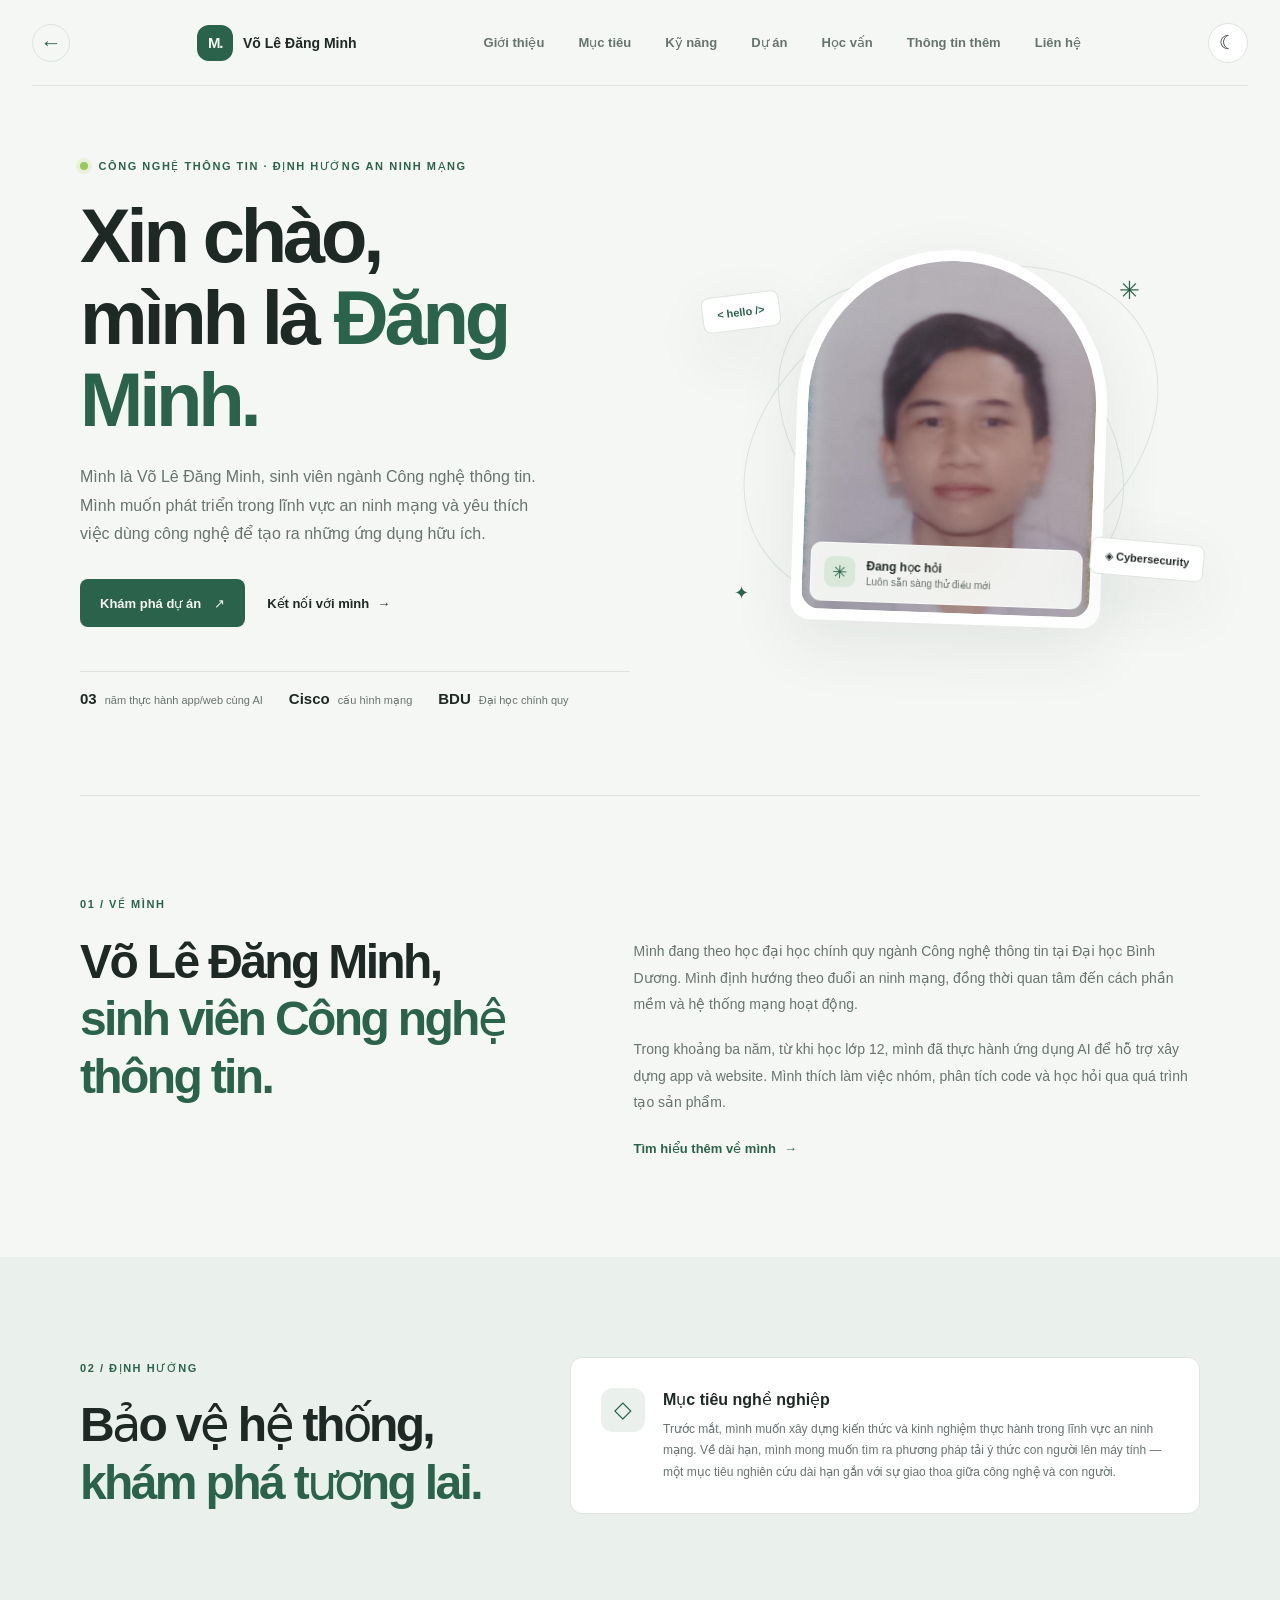
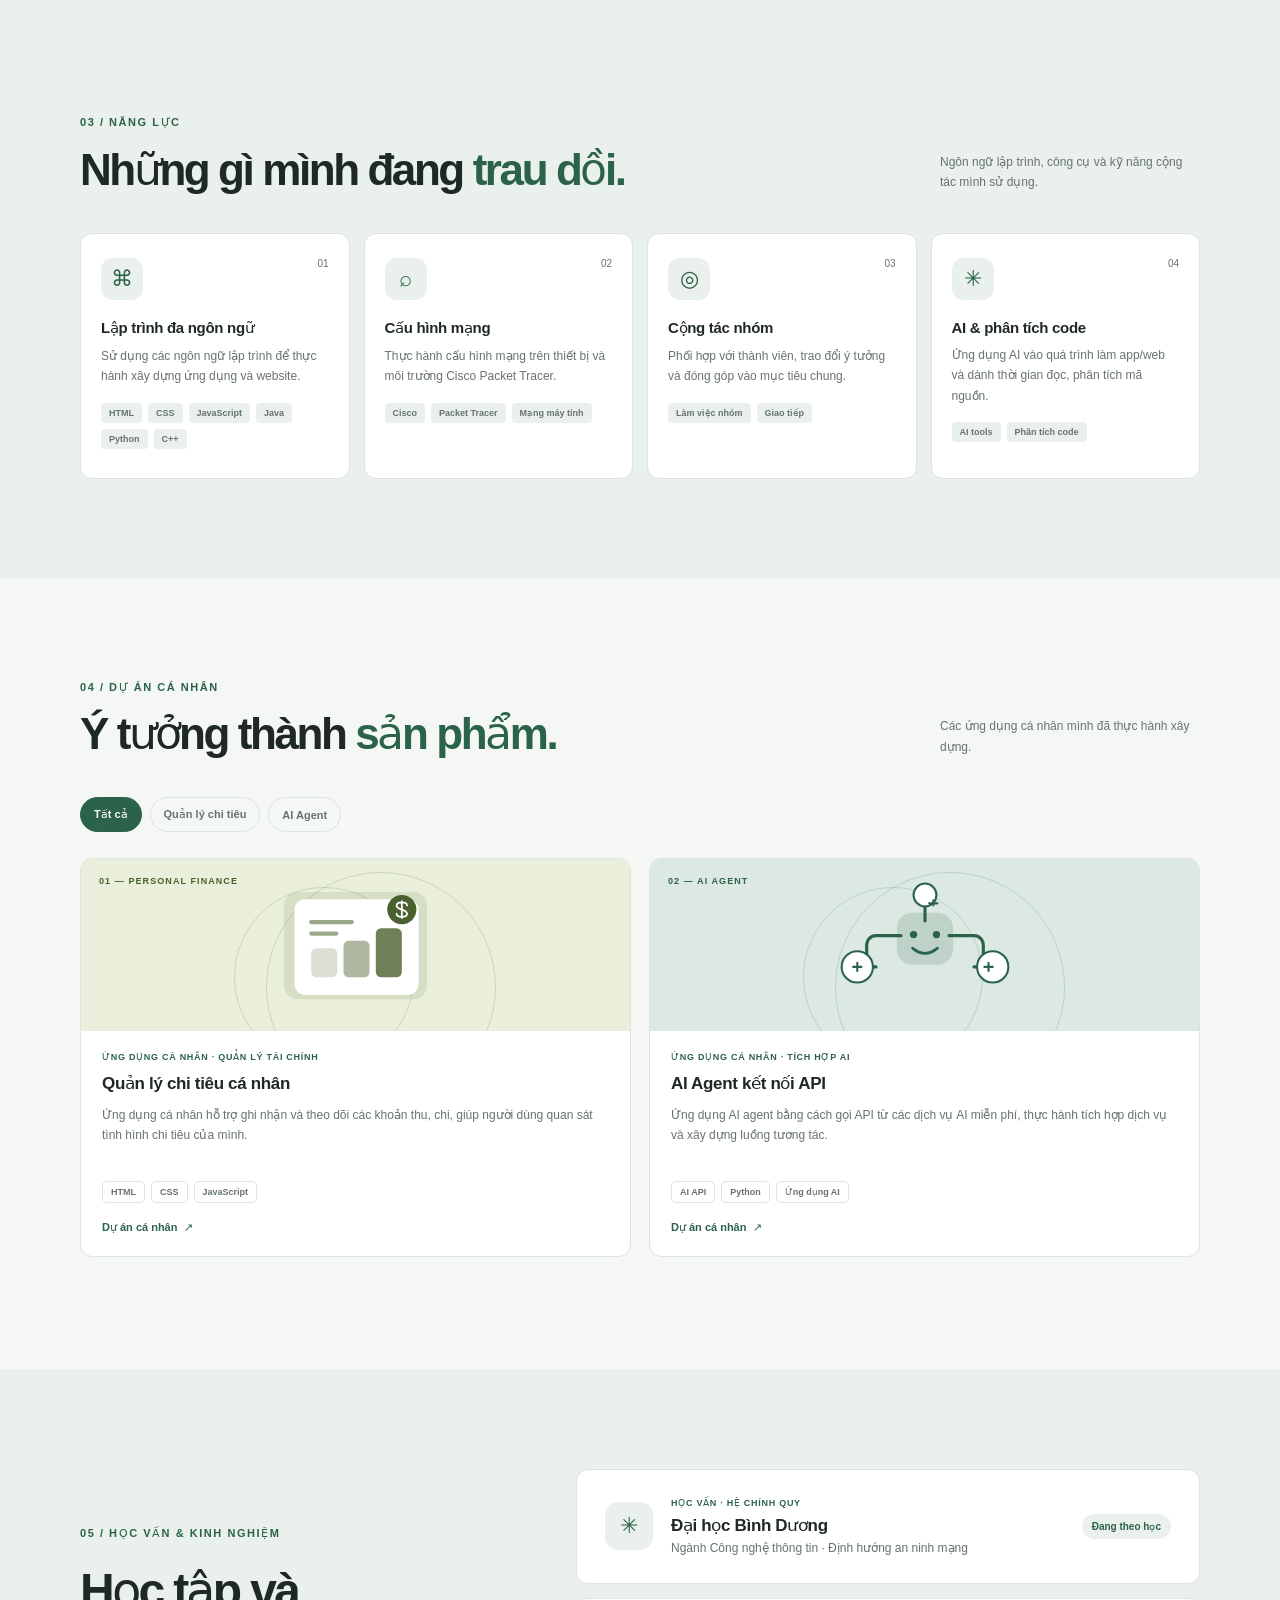
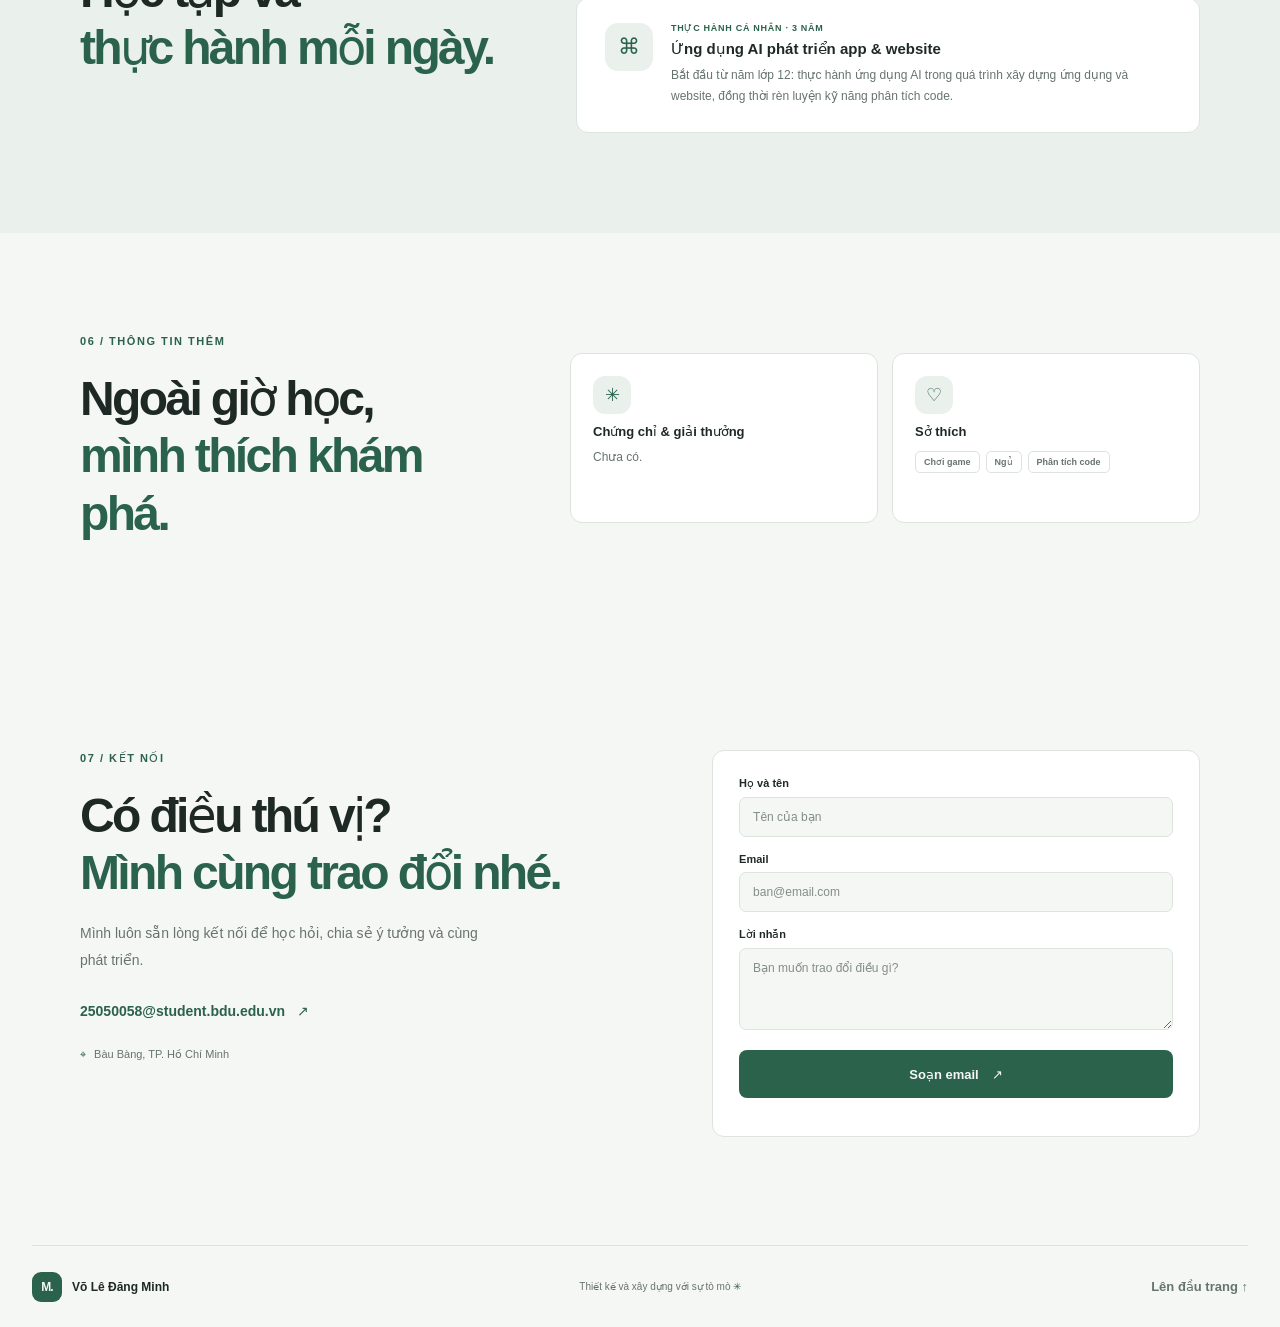
<file: minh.html>
<!doctype html>
<html lang="vi">
  <head>
    <meta charset="UTF-8" />
    <meta name="viewport" content="width=device-width, initial-scale=1.0" />
    <meta name="theme-color" content="#f5f7f4" />
    <meta
      name="description"
      content="Portfolio của Võ Lê Đăng Minh, sinh viên Công nghệ thông tin định hướng an ninh mạng."
    />
    <title>Võ Lê Đăng Minh | Portfolio</title>
    <link rel="stylesheet" href="minh.css" />
    <script src="minh.js" defer></script>
  </head>
  <body>
    <header class="site-header">
      <a class="home-link" href="../../main/index.html" aria-label="Về trang chủ">
        <span aria-hidden="true">←</span>
      </a>
      <a class="brand" href="#home" aria-label="Võ Lê Đăng Minh - Trang chủ">
        <span class="brand-mark" aria-hidden="true">M.</span>
        <span>Võ Lê Đăng Minh</span>
      </a>

      <button
        class="menu-toggle"
        type="button"
        aria-label="Mở menu điều hướng"
        aria-expanded="false"
        aria-controls="site-nav"
      >
        <span></span>
        <span></span>
      </button>

      <nav class="site-nav" id="site-nav" aria-label="Điều hướng chính">
        <a href="#about">Giới thiệu</a>
        <a href="#goals">Mục tiêu</a>
        <a href="#skills">Kỹ năng</a>
        <a href="#projects">Dự án</a>
        <a href="#experience">Học vấn</a>
        <a href="#highlights">Thông tin thêm</a>
        <a href="#contact">Liên hệ</a>
      </nav>

      <button
        class="theme-toggle"
        type="button"
        aria-label="Chuyển sang giao diện tối"
        aria-pressed="false"
      >
        <span aria-hidden="true">☾</span>
      </button>
    </header>

    <main>
      <section class="hero section-wrap" id="home" aria-labelledby="hero-title">
        <div class="hero-copy">
          <p class="eyebrow">
            <span class="status-dot"></span> Công nghệ thông tin · Định hướng an ninh mạng
          </p>
          <h1 id="hero-title">
            Xin chào,<br />mình là <span>Đăng Minh.</span>
          </h1>
          <p class="hero-description">
            Mình là Võ Lê Đăng Minh, sinh viên ngành Công nghệ thông tin. Mình
            muốn phát triển trong lĩnh vực an ninh mạng và yêu thích việc dùng
            công nghệ để tạo ra những ứng dụng hữu ích.
          </p>
          <div class="hero-actions">
            <a class="button button-primary" href="#projects"
              >Khám phá dự án <span aria-hidden="true">↗</span></a
            >
            <a class="text-link" href="#contact"
              >Kết nối với mình <span aria-hidden="true">→</span></a
            >
          </div>
          <div class="hero-meta" aria-label="Thông tin nhanh">
            <span><strong>03</strong> năm thực hành app/web cùng AI</span>
            <span><strong>Cisco</strong> cấu hình mạng</span>
            <span><strong>BDU</strong> Đại học chính quy</span>
          </div>
        </div>

        <div class="hero-visual">
          <div class="visual-orbit orbit-one"></div>
          <div class="visual-orbit orbit-two"></div>
          <div class="portrait-card">
            <img src="minh.jpg" alt="Chân dung Võ Lê Đăng Minh" />
            <div class="portrait-caption">
              <span class="caption-mark" aria-hidden="true">✳</span>
              <span
                ><strong>Đang học hỏi</strong
                ><small>Luôn sẵn sàng thử điều mới</small></span
              >
            </div>
          </div>
          <span class="floating-tag tag-code" aria-hidden="true"
            >&lt; hello /&gt;</span
          >
          <span class="floating-tag tag-shield" aria-hidden="true"
            >◈ Cybersecurity</span
          >
          <span class="hero-spark spark-one" aria-hidden="true">✳</span>
          <span class="hero-spark spark-two" aria-hidden="true">✦</span>
        </div>
      </section>

      <section
        class="about section-wrap section-block"
        id="about"
        aria-labelledby="about-title"
      >
        <div class="section-heading">
          <p class="eyebrow">01 / Về mình</p>
          <h2 id="about-title">
            Võ Lê Đăng Minh,<br /><span>sinh viên Công nghệ thông tin.</span>
          </h2>
        </div>
        <div class="about-copy">
          <p>
            Mình đang theo học đại học chính quy ngành Công nghệ thông tin tại
            Đại học Bình Dương. Mình định hướng theo đuổi an ninh mạng, đồng
            thời quan tâm đến cách phần mềm và hệ thống mạng hoạt động.
          </p>
          <p>
            Trong khoảng ba năm, từ khi học lớp 12, mình đã thực hành ứng dụng
            AI để hỗ trợ xây dựng app và website. Mình thích làm việc nhóm,
            phân tích code và học hỏi qua quá trình tạo sản phẩm.
          </p>
          <a class="text-link" href="#contact"
            >Tìm hiểu thêm về mình <span aria-hidden="true">→</span></a
          >
        </div>
      </section>

      <section
        class="goal-section section-block"
        id="goals"
        aria-labelledby="goals-title"
      >
        <div class="section-wrap goal-layout">
          <div>
            <p class="eyebrow">02 / Định hướng</p>
            <h2 id="goals-title">
              Bảo vệ hệ thống,<br /><span>khám phá tương lai.</span>
            </h2>
          </div>
          <article class="goal-card">
            <span class="goal-icon" aria-hidden="true">◇</span>
            <div>
              <h3>Mục tiêu nghề nghiệp</h3>
              <p>
                Trước mắt, mình muốn xây dựng kiến thức và kinh nghiệm thực hành
                trong lĩnh vực an ninh mạng. Về dài hạn, mình mong muốn tìm ra
                phương pháp tải ý thức con người lên máy tính — một mục tiêu
                nghiên cứu dài hạn gắn với sự giao thoa giữa công nghệ và con người.
              </p>
            </div>
          </article>
        </div>
      </section>

      <section
        class="skills section-block"
        id="skills"
        aria-labelledby="skills-title"
      >
        <div class="section-wrap">
          <div class="section-title-row">
            <div>
              <p class="eyebrow">03 / Năng lực</p>
              <h2 id="skills-title">
                Những gì mình đang <span>trau dồi.</span>
              </h2>
            </div>
            <p class="section-note">
              Ngôn ngữ lập trình, công cụ và kỹ năng cộng tác mình sử dụng.
            </p>
          </div>
          <div class="skills-grid">
            <article class="skill-card">
              <span class="skill-number">01</span>
              <span class="skill-icon" aria-hidden="true">⌘</span>
              <h3>Lập trình đa ngôn ngữ</h3>
              <p>
                Sử dụng các ngôn ngữ lập trình để thực hành xây dựng ứng dụng và website.
              </p>
              <div class="skill-tags">
                <span>HTML</span><span>CSS</span><span>JavaScript</span>
                <span>Java</span><span>Python</span><span>C++</span>
              </div>
            </article>
            <article class="skill-card">
              <span class="skill-number">02</span>
              <span class="skill-icon" aria-hidden="true">⌕</span>
              <h3>Cấu hình mạng</h3>
              <p>
                Thực hành cấu hình mạng trên thiết bị và môi trường Cisco Packet Tracer.
              </p>
              <div class="skill-tags">
                <span>Cisco</span><span>Packet Tracer</span><span>Mạng máy tính</span>
              </div>
            </article>
            <article class="skill-card">
              <span class="skill-number">03</span>
              <span class="skill-icon" aria-hidden="true">◎</span>
              <h3>Cộng tác nhóm</h3>
              <p>
                Phối hợp với thành viên, trao đổi ý tưởng và đóng góp vào mục tiêu chung.
              </p>
              <div class="skill-tags">
                <span>Làm việc nhóm</span><span>Giao tiếp</span>
              </div>
            </article>
            <article class="skill-card">
              <span class="skill-number">04</span>
              <span class="skill-icon" aria-hidden="true">✳</span>
              <h3>AI & phân tích code</h3>
              <p>
                Ứng dụng AI vào quá trình làm app/web và dành thời gian đọc, phân tích mã nguồn.
              </p>
              <div class="skill-tags">
                <span>AI tools</span><span>Phân tích code</span>
              </div>
            </article>
          </div>
        </div>
      </section>

      <section
        class="projects section-wrap section-block"
        id="projects"
        aria-labelledby="projects-title"
      >
        <div class="section-title-row">
          <div>
            <p class="eyebrow">04 / Dự án cá nhân</p>
            <h2 id="projects-title">Ý tưởng thành <span>sản phẩm.</span></h2>
          </div>
          <p class="section-note">Các ứng dụng cá nhân mình đã thực hành xây dựng.</p>
        </div>
        <div
          class="project-filters"
          role="group"
          aria-label="Lọc dự án theo chủ đề"
        >
          <button
            class="filter-button is-active"
            type="button"
            data-filter="all"
            aria-pressed="true"
          >
            Tất cả
          </button>
          <button
            class="filter-button"
            type="button"
            data-filter="web"
            aria-pressed="false"
          >
            Quản lý chi tiêu
          </button>
          <button
            class="filter-button"
            type="button"
            data-filter="python"
            aria-pressed="false"
          >
            AI Agent
          </button>
        </div>
        <div class="project-grid" aria-live="polite">
          <article class="project-card" data-category="web">
            <div
              class="project-art art-python"
              role="img"
              aria-label="Minh họa ứng dụng quản lý chi tiêu cá nhân"
            >
              <small>01 — PERSONAL FINANCE</small>
              <svg class="project-illustration" viewBox="0 0 240 130" aria-hidden="true">
                <rect x="51" y="14" width="137" height="103" rx="13" fill="currentColor" opacity=".12" />
                <rect x="61" y="21" width="119" height="92" rx="10" fill="var(--surface)" />
                <path d="M77 43h39M77 54h24" stroke="currentColor" stroke-width="4" stroke-linecap="round" opacity=".55" />
                <rect x="77" y="68" width="25" height="28" rx="5" fill="currentColor" opacity=".2" />
                <rect x="108" y="61" width="25" height="35" rx="5" fill="currentColor" opacity=".45" />
                <rect x="139" y="49" width="25" height="47" rx="5" fill="currentColor" opacity=".8" />
                <circle cx="164" cy="31" r="14" fill="currentColor" />
                <path d="M164 23v16m5-12c0-2-2-3-5-3s-5 1-5 3 2 3 5 4 5 2 5 4-2 3-5 3-5-1-5-3" stroke="var(--surface)" stroke-width="1.7" fill="none" stroke-linecap="round" />
              </svg>
            </div>
            <div class="project-content">
              <p class="project-type">ỨNG DỤNG CÁ NHÂN · QUẢN LÝ TÀI CHÍNH</p>
              <h3>Quản lý chi tiêu cá nhân</h3>
              <p>
                Ứng dụng cá nhân hỗ trợ ghi nhận và theo dõi các khoản thu, chi,
                giúp người dùng quan sát tình hình chi tiêu của mình.
              </p>
              <div class="project-tags">
                <span>HTML</span><span>CSS</span><span>JavaScript</span>
              </div>
              <span class="project-link">Dự án cá nhân <span aria-hidden="true">↗</span></span>
            </div>
          </article>
          <article class="project-card" data-category="python">
            <div
              class="project-art art-security"
              role="img"
              aria-label="Minh họa ứng dụng AI agent kết nối API"
            >
              <small>02 — AI AGENT</small>
              <svg class="project-illustration" viewBox="0 0 240 130" aria-hidden="true">
                <path d="M120 25v17M73 86h-9V65a9 9 0 0 1 9-9h24m70 30h9V65a9 9 0 0 0-9-9h-24" fill="none" stroke="currentColor" stroke-width="3" stroke-linecap="round" />
                <rect x="94" y="35" width="52" height="48" rx="14" fill="currentColor" opacity=".16" stroke="currentColor" stroke-width="2" />
                <circle cx="109" cy="55" r="3.5" fill="currentColor" />
                <circle cx="131" cy="55" r="3.5" fill="currentColor" />
                <path d="M108 68q12 10 24 0" fill="none" stroke="currentColor" stroke-width="2.5" stroke-linecap="round" />
                <circle cx="55" cy="86" r="15" fill="var(--surface)" stroke="currentColor" stroke-width="2" />
                <circle cx="185" cy="86" r="15" fill="var(--surface)" stroke="currentColor" stroke-width="2" />
                <circle cx="120" cy="17" r="11" fill="var(--surface)" stroke="currentColor" stroke-width="2" />
                <path d="M55 82v8m-4-4h8m122-4v8m-4-4h8m-57-64v5m-4-2h8" stroke="currentColor" stroke-width="2" stroke-linecap="round" />
              </svg>
            </div>
            <div class="project-content">
              <p class="project-type">ỨNG DỤNG CÁ NHÂN · TÍCH HỢP AI</p>
              <h3>AI Agent kết nối API</h3>
              <p>
                Ứng dụng AI agent bằng cách gọi API từ các dịch vụ AI miễn phí,
                thực hành tích hợp dịch vụ và xây dựng luồng tương tác.
              </p>
              <div class="project-tags">
                <span>AI API</span><span>Python</span><span>Ứng dụng AI</span>
              </div>
              <span class="project-link">Dự án cá nhân <span aria-hidden="true">↗</span></span>
            </div>
          </article>
        </div>
        <p class="filter-empty" hidden>Chưa có dự án trong chủ đề này.</p>
      </section>

      <section
        class="education section-block"
        id="experience"
        aria-labelledby="education-title"
      >
        <div class="section-wrap education-layout">
          <div>
            <p class="eyebrow">05 / Học vấn & kinh nghiệm</p>
            <h2 id="education-title">
              Học tập và<br /><span>thực hành mỗi ngày.</span>
            </h2>
          </div>
          <div class="experience-list">
            <article class="education-card">
              <span class="education-icon" aria-hidden="true">✳</span>
              <div>
                <p class="education-date">HỌC VẤN · HỆ CHÍNH QUY</p>
                <h3>Đại học Bình Dương</h3>
                <p>Ngành Công nghệ thông tin · Định hướng an ninh mạng</p>
              </div>
              <span class="education-status">Đang theo học</span>
            </article>
            <article class="experience-card">
              <span class="education-icon" aria-hidden="true">⌘</span>
              <div>
                <p class="education-date">THỰC HÀNH CÁ NHÂN · 3 NĂM</p>
                <h3>Ứng dụng AI phát triển app & website</h3>
                <p>
                  Bắt đầu từ năm lớp 12: thực hành ứng dụng AI trong quá trình
                  xây dựng ứng dụng và website, đồng thời rèn luyện kỹ năng phân tích code.
                </p>
              </div>
            </article>
          </div>
        </div>
      </section>

      <section
        class="highlights section-wrap section-block"
        id="highlights"
        aria-labelledby="highlights-title"
      >
        <div>
          <p class="eyebrow">06 / Thông tin thêm</p>
          <h2 id="highlights-title">
            Ngoài giờ học,<br /><span>mình thích khám phá.</span>
          </h2>
        </div>
        <div class="highlights-grid">
          <article class="highlight-card">
            <span class="highlight-icon" aria-hidden="true">✳</span>
            <h3>Chứng chỉ & giải thưởng</h3>
            <p>Chưa có.</p>
          </article>
          <article class="highlight-card">
            <span class="highlight-icon" aria-hidden="true">♡</span>
            <h3>Sở thích</h3>
            <div class="hobby-tags">
              <span>Chơi game</span><span>Ngủ</span><span>Phân tích code</span>
            </div>
          </article>
        </div>
      </section>

      <section
        class="contact section-wrap section-block"
        id="contact"
        aria-labelledby="contact-title"
      >
        <div class="contact-intro">
          <p class="eyebrow">07 / Kết nối</p>
          <h2 id="contact-title">
            Có điều thú vị?<br /><span>Mình cùng trao đổi nhé.</span>
          </h2>
          <p>
            Mình luôn sẵn lòng kết nối để học hỏi, chia sẻ ý tưởng và cùng phát
            triển.
          </p>
          <a class="contact-email" href="mailto:25050058@student.bdu.edu.vn"
            >25050058@student.bdu.edu.vn <span aria-hidden="true">↗</span></a
          >
          <p class="contact-location">
            <span aria-hidden="true">⌖</span> Bàu Bàng, TP. Hồ Chí Minh
          </p>
        </div>

        <form class="contact-form" id="contact-form" novalidate>
          <div class="form-row">
            <label for="contact-name">Họ và tên</label>
            <input
              id="contact-name"
              name="name"
              type="text"
              autocomplete="name"
              placeholder="Tên của bạn"
              required
              aria-describedby="name-error"
            />
            <span class="field-error" id="name-error"></span>
          </div>
          <div class="form-row">
            <label for="contact-email">Email</label>
            <input
              id="contact-email"
              name="email"
              type="email"
              autocomplete="email"
              placeholder="ban@email.com"
              required
              aria-describedby="email-error"
            />
            <span class="field-error" id="email-error"></span>
          </div>
          <div class="form-row">
            <label for="contact-message">Lời nhắn</label>
            <textarea
              id="contact-message"
              name="message"
              rows="4"
              placeholder="Bạn muốn trao đổi điều gì?"
              required
              aria-describedby="message-error"
            ></textarea>
            <span class="field-error" id="message-error"></span>
          </div>
          <button class="button button-primary submit-button" type="submit">
            Soạn email <span aria-hidden="true">↗</span>
          </button>
          <p
            class="form-status"
            id="form-status"
            role="status"
            aria-live="polite"
          ></p>
        </form>
      </section>
    </main>

    <footer class="site-footer">
      <a class="brand footer-brand" href="#home"
        ><span class="brand-mark" aria-hidden="true">M.</span
        ><span>Võ Lê Đăng Minh</span></a
      >
      <p>Thiết kế và xây dựng với sự tò mò <span aria-hidden="true">✳</span></p>
      <a class="back-to-top" href="#home">Lên đầu trang ↑</a>
    </footer>
  </body>
</html>
</file>
<file: index.css>
:root {
  color-scheme: light;
  font-family: Arial, Helvetica, sans-serif;
  color: #08090b;
  background: #fff;
  font-synthesis: none;
  text-rendering: optimizeLegibility;
  -webkit-font-smoothing: antialiased;
  -moz-osx-font-smoothing: grayscale;
}

*,
*::before,
*::after {
  box-sizing: border-box;
}

body {
  min-width: 320px;
  min-height: 100vh;
  margin: 0;
  display: flex;
  flex-direction: column;
}

.site-header {
  min-height: 94px;
  padding: 17px 32px 0;
  display: flex;
  align-items: center;
  gap: 12px;
}

.university-logo {
  width: 70px;
  height: 70px;
  flex: 0 0 70px;
  object-fit: contain;
}

.university-name {
  margin: 0;
  font-size: 14px;
  font-weight: 400;
  letter-spacing: 0.01em;
}

.page-content {
  width: 100%;
  max-width: 1440px;
  flex: 1;
  margin: 0 auto;
  padding: 6px 4.6% 12px 4%;
  display: grid;
  grid-template-columns: minmax(230px, 0.9fr) minmax(0, 2.1fr);
  align-items: center;
  gap: 34px;
}

.intro {
  padding-bottom: 16px;
}

.intro h1 {
  margin: 0 0 28px -5px;
  font-size: clamp(48px, 5.7vw, 64px);
  line-height: 1;
  font-weight: 800;
  letter-spacing: -0.065em;
}

.intro p {
  margin: 0;
  padding-left: 5px;
  font-size: 20px;
  font-weight: 600;
}

.member-grid {
  display: grid;
  grid-template-columns: repeat(2, minmax(0, 1fr));
  gap: 58px 30px;
}

.member-card {
  min-height: 183px;
  padding: 20px 18px;
  display: flex;
  align-items: center;
  gap: 16px;
  overflow: hidden;
  border-radius: 28px;
  background: #cbd4db;
  transition:
    transform 180ms ease,
    background-color 180ms ease;
}

.member-card:hover {
  transform: translateY(-3px);
  background: #c3ced7;
}

.member-photo {
  display: block;
  width: 132px;
  height: 132px;
  flex: 0 0 132px;
  border-radius: 50%;
  background: #d9e0e5;
  object-fit: cover;
}

.member-photo-link {
  display: block;
  flex: 0 0 132px;
  border-radius: 50%;
}

.member-photo-link:focus-visible {
  outline: 3px solid #367f7d;
  outline-offset: 4px;
}

.member-info h2 {
  margin: 0 0 13px;
  font-size: 23px;
  line-height: 1.15;
  font-weight: 700;
}

.member-info p {
  margin: 0;
  font-size: 17px;
  line-height: 1.3;
}

.site-footer {
  min-height: 61px;
  padding: 0 14.5%;
  border-top: 2px solid #999;
  display: flex;
  align-items: center;
  justify-content: flex-end;
}

.site-footer p {
  margin: 0;
  font-size: 16px;
  font-weight: 800;
}

@media (prefers-reduced-motion: reduce) {
  *,
  *::before,
  *::after {
    scroll-behavior: auto !important;
    transition-duration: 0.01ms !important;
    animation-duration: 0.01ms !important;
    animation-iteration-count: 1 !important;
  }
}

@media (max-width: 900px) {
  .page-content {
    grid-template-columns: 1fr;
    gap: 32px;
    padding: 34px 6% 48px;
  }

  .intro {
    padding: 0;
  }

  .intro h1 {
    margin-bottom: 12px;
  }

  .member-grid {
    gap: 22px;
  }

  .site-footer {
    padding: 0 6%;
  }
}

@media (max-width: 560px) {
  .site-header {
    min-height: 82px;
    padding: 12px 20px 0;
  }

  .university-logo {
    width: 58px;
    height: 58px;
    flex-basis: 58px;
  }

  .page-content {
    padding: 28px 20px 38px;
  }

  .intro h1 {
    font-size: 52px;
  }

  .member-grid {
    grid-template-columns: 1fr;
    gap: 18px;
  }

  .member-card {
    min-height: 150px;
    padding: 14px 18px;
  }

  .member-photo {
    width: 112px;
    height: 112px;
    flex-basis: 112px;
  }

  .member-photo-link {
    flex-basis: 112px;
  }

  .site-footer {
    min-height: 58px;
  }
}
</file>
<file: members/Nguyen Hai Anh_25050056/style.css>
:root {
    --primary-color: #2563eb;
    --primary-hover: #1d4ed8;
    --text-color: #1f2937;
    --bg-color: #ffffff;
    --bg-alt: #f8fafc;
    --card-bg: #ffffff;
    --border-color: #e2e8f0;
    --shadow: 0 4px 6px -1px rgba(0,0,0,0.1);
    --transition: all 0.3s ease;
}

[data-theme="dark"] {
    --primary-color: #3b82f6;
    --primary-hover: #60a5fa;
    --text-color: #f3f4f6;
    --bg-color: #0f172a;
    --bg-alt: #1e293b;
    --card-bg: #1e293b;
    --border-color: #334155;
}

* { margin: 0; padding: 0; box-sizing: border-box; }
html { scroll-behavior: smooth; }
body { font-family: 'Segoe UI', Tahoma, Geneva, Verdana, sans-serif; color: var(--text-color); background: var(--bg-color); line-height: 1.6; transition: var(--transition); }
.container { width: 90%; max-width: 1200px; margin: 0 auto; }
.section-padding { padding: 80px 0; }
.bg-alt { background-color: var(--bg-alt); }
.text-center { text-align: center; }
.section-title { font-size: 2.2rem; text-align: center; margin-bottom: 50px; }
.section-title span { color: var(--primary-color); }

/* BUTTONS */
.btn { display: inline-block; padding: 12px 28px; border-radius: 6px; text-decoration: none; font-weight: 600; cursor: pointer; border: none; transition: var(--transition); }
.btn-primary { background: var(--primary-color); color: #fff; }
.btn-primary:hover { background: var(--primary-hover); transform: translateY(-2px); }
.btn-outline { border: 2px solid var(--primary-color); color: var(--primary-color); background: transparent; }
.btn-outline:hover { background: var(--primary-color); color: #fff; }

/* HEADER / NAVBAR */
.header { position: fixed; top: 0; left: 0; width: 100%; background: var(--bg-color); box-shadow: var(--shadow); z-index: 1000; }
.nav-container { display: flex; justify-content: space-between; align-items: center; height: 70px; }
.logo { font-size: 1.5rem; font-weight: 700; color: var(--text-color); text-decoration: none; }
.logo span { color: var(--primary-color); }
.navbar { display: flex; gap: 20px; }
.nav-link { text-decoration: none; color: var(--text-color); font-weight: 500; }
.nav-link:hover, .nav-link.active { color: var(--primary-color); }
.header-actions { display: flex; gap: 15px; }
.theme-btn, .mobile-menu-btn { background: none; border: none; font-size: 1.2rem; color: var(--text-color); cursor: pointer; }
.mobile-menu-btn { display: none; }

/* HERO */
.hero { padding: 140px 0 80px; min-height: 90vh; display: flex; align-items: center; }
.hero-container { display: flex; align-items: center; justify-content: space-between; gap: 40px; }
.name { font-size: 3rem; margin: 10px 0; }
.typing-text { color: var(--primary-color); font-weight: 700; }
.hero-btns { display: flex; gap: 15px; margin-top: 20px; }
.img-frame img { width: 300px; height: 300px; border-radius: 50%; border: 5px solid var(--primary-color); object-fit: cover; }

/* GRIDS & CARDS */
.personal-info-grid, .goals-grid, .skills-grid, .achievements-grid { display: grid; grid-template-columns: repeat(auto-fit, minmax(250px, 1fr)); gap: 25px; }
.goal-card, .achieve-box { background: var(--card-bg); padding: 25px; border-radius: 8px; border: 1px solid var(--border-color); box-shadow: var(--shadow); }

/* KỸ NĂNG CHUYÊN MÔN */
.skill-item {
    background: var(--card-bg);
    padding: 20px;
    border-radius: 8px;
    border: 1px solid var(--border-color);
    box-shadow: var(--shadow);
    display: flex;
    align-items: center;
    gap: 15px;
    font-size: 1.1rem;
    font-weight: 600;
}
.skill-item i { font-size: 1.8rem; color: var(--primary-color); }

/* TIMELINE */
.timeline { position: relative; max-width: 800px; margin: 0 auto; }
.timeline::after { content: ''; position: absolute; width: 4px; background: var(--primary-color); top: 0; bottom: 0; left: 50%; margin-left: -2px; }
.timeline-item { padding: 10px 40px; position: relative; width: 50%; }
.timeline-item.left { left: 0; text-align: right; }
.timeline-item.right { left: 50%; text-align: left; }
.timeline-content { padding: 20px; background: var(--card-bg); border-radius: 8px; border: 1px solid var(--border-color); }

/* CHỨNG CHỈ & SỞ THÍCH */
.cert-desc { margin-top: 10px; }
.hobby-list { list-style: none; margin-top: 10px; }
.hobby-list li { margin-bottom: 8px; }
.hobby-list i { color: var(--primary-color); margin-right: 8px; }

/* CONTACT */
.contact-wrapper { display: grid; grid-template-columns: 1fr 1.5fr; gap: 40px; }
.info-item { margin: 20px 0; display: flex; gap: 10px; align-items: center; }
.info-item i { color: var(--primary-color); }
.contact-form .form-group { margin-bottom: 15px; position: relative; }
.contact-form input, .contact-form textarea { width: 100%; padding: 12px; border: 1px solid var(--border-color); background: var(--card-bg); color: var(--text-color); border-radius: 6px; outline: none; }
.error-msg { color: #ef4444; font-size: 0.8rem; display: none; margin-top: 4px; }
.form-group.error .error-msg { display: block; }
.form-group.error input, .form-group.error textarea { border-color: #ef4444; }
.form-success-msg { display: none; padding: 10px; background: #10b981; color: #fff; border-radius: 6px; margin-top: 15px; text-align: center; }

/* FOOTER & UTILS */
.footer { padding: 30px 0; border-top: 1px solid var(--border-color); }
.scroll-top-btn { position: fixed; bottom: 30px; right: 30px; width: 45px; height: 45px; background: var(--primary-color); color: #fff; border: none; border-radius: 50%; cursor: pointer; display: none; align-items: center; justify-content: center; }

/* RESPONSIVE */
@media (max-width: 768px) {
    .hero-container, .contact-wrapper { flex-direction: column; grid-template-columns: 1fr; text-align: center; }
    .mobile-menu-btn { display: block; }
    .navbar { position: fixed; top: 70px; left: -100%; width: 100%; height: calc(100vh - 70px); background: var(--bg-color); flex-direction: column; align-items: center; padding-top: 40px; transition: var(--transition); }
    .navbar.active { left: 0; }
    .timeline::after { left: 31px; }
    .timeline-item { width: 100%; padding-left: 70px; padding-right: 20px; }
    .timeline-item.left, .timeline-item.right { left: 0; text-align: left; }
}
</file>
<file: members/Pham_Vo_Xuan_Hoa_25050045/style.css>
:root {
    /* Tông màu Tím */
    --bg-color: #f6f3ff;
    --text-color: #382b47;
    --card-bg: #ffffff;
    --primary-color: #8b5cf6;
    --primary-light: #ddd6fe;
    --primary-hover: #7c3aed;
    --border-color: #e9d5ff;
    --nav-bg: rgba(246, 243, 255, 0.85);
    --shadow: 0 10px 25px -5px rgba(139, 92, 246, 0.12);
}

[data-theme="dark"] {
    /* Dark mode Tím */
    --bg-color: #130f26;
    --text-color: #f1f0f7;
    --card-bg: #1d1838;
    --primary-color: #a78bfa;
    --primary-light: #2e2352;
    --primary-hover: #c4b5fd;
    --border-color: #3b2d66;
    --nav-bg: rgba(19, 15, 38, 0.85);
    --shadow: 0 10px 25px -5px rgba(0, 0, 0, 0.4);
}

html, body {
    margin: 0;
    padding: 0;
    width: 100%;
    height: 100%;
}

* {
    margin: 0;
    padding: 0;
    box-sizing: border-box;
    scroll-behavior: smooth;
    transition: background-color 0.3s, color 0.3s, border-color 0.3s;
}

body {
    font-family: 'Plus Jakarta Sans', sans-serif;
    background-color: #130f26;
    
    /* BACKGROUND  */
    background-image: linear-gradient(rgba(19, 15, 38, 0.35), rgba(19, 15, 38, 0.35)), url('Background.jpg');
    background-size: cover;          
    background-position: center top; 
    background-repeat: no-repeat;    
    background-attachment: fixed;    

    color: var(--text-color);
    line-height: 1.6;
    position: relative;
    overflow-x: hidden;
}

#bg-canvas {
    position: fixed;
    top: 0;
    left: 0;
    width: 100vw;
    height: 100vh;
    pointer-events: none;
    z-index: 0;
}

/* HEADER & NAVBAR */
header {
    position: fixed;
    top: 0;
    left: 0;
    width: 100%;
    background: var(--nav-bg);
    backdrop-filter: blur(12px);
    border-bottom: 1px solid var(--border-color);
    z-index: 1000;
    display: flex;
    justify-content: space-between;
    align-items: center;
    padding: 1rem 5%;
}

.back-home-btn {
    display: flex;
    align-items: center;
    gap: 0.6rem;
    font-weight: 700;
    color: var(--primary-color);
    text-decoration: none;
    font-size: 0.95rem;
    padding: 0.5rem 1rem;
    background: var(--primary-light);
    border-radius: 20px;
    transition: transform 0.2s;
}

.back-home-btn:hover {
    transform: translateX(-3px);
}

nav ul {
    display: flex;
    list-style: none;
    gap: 1.5rem;
}

nav ul li a {
    text-decoration: none;
    color: var(--text-color);
    font-weight: 600;
    font-size: 0.9rem;
}

nav ul li a:hover {
    color: var(--primary-color);
}

.nav-actions {
    display: flex;
    align-items: center;
    gap: 1rem;
}

.theme-toggle, .menu-btn {
    background: var(--card-bg);
    border: 1px solid var(--border-color);
    color: var(--primary-color);
    width: 40px;
    height: 40px;
    border-radius: 50%;
    font-size: 1.1rem;
    cursor: pointer;
    display: flex;
    align-items: center;
    justify-content: center;
}

.menu-btn {
    display: none;
}

/* MAIN LAYOUT */
main {
    max-width: 950px;
    margin: 6.5rem auto 4rem;
    padding: 0 1.5rem;
    display: flex;
    flex-direction: column;
    gap: 3.5rem;
    position: relative;
    z-index: 1;
}

section {
    background: var(--card-bg);
    border: 1px solid var(--border-color);
    border-radius: 20px;
    padding: 2.5rem;
    box-shadow: var(--shadow);
}

h2 {
    font-size: 1.5rem;
    color: var(--primary-color);
    margin-bottom: 1.8rem;
    display: flex;
    align-items: center;
    gap: 0.8rem;
}

/* HERO SECTION */
.hero {
    display: flex;
    align-items: center;
    gap: 3rem;
}

.avatar {
    width: 160px;
    height: 160px;
    border-radius: 50%;
    object-fit: cover;
    border: 4px solid var(--primary-light);
    box-shadow: var(--shadow);
}

.badge {
    display: inline-block;
    background: var(--primary-light);
    color: var(--primary-color);
    padding: 0.35rem 1rem;
    border-radius: 30px;
    font-size: 0.85rem;
    font-weight: 700;
    margin-bottom: 0.8rem;
}

.hero-info h1 {
    font-size: 2.2rem;
    font-weight: 800;
}

.hero-info p.title {
    font-weight: 700;
    color: var(--primary-color);
    font-size: 1.1rem;
    margin-bottom: 0.8rem;
}

/* MỤC TIÊU */
.objective-grid {
    display: grid;
    grid-template-columns: repeat(auto-fit, minmax(280px, 1fr));
    gap: 1.5rem;
}

.obj-card {
    background: var(--bg-color);
    border: 1px solid var(--border-color);
    border-radius: 16px;
    padding: 1.8rem;
}

.obj-icon {
    font-size: 1.8rem;
    color: var(--primary-color);
    margin-bottom: 0.8rem;
}

.obj-card h3 {
    font-size: 1.15rem;
    margin-bottom: 0.5rem;
}

/* KĨ NĂNG */
.skills-grid {
    display: grid;
    grid-template-columns: repeat(4, 1fr);
    gap: 1.2rem;
}

.skill-card {
    background: var(--bg-color);
    border: 1px solid var(--border-color);
    border-radius: 16px;
    padding: 1.8rem 1rem;
    text-align: center;
    transition: transform 0.3s;
}

.skill-card:hover {
    transform: translateY(-8px);
    border-color: var(--primary-color);
}

.skill-icon {
    font-size: 2.5rem;
    color: var(--primary-color);
    margin-bottom: 0.8rem;
}

.skill-card h3 {
    font-size: 1.1rem;
    font-weight: 700;
}

/* TIMELINE */
.timeline {
    border-left: 3px solid var(--primary-light);
    padding-left: 1.5rem;
    display: flex;
    flex-direction: column;
    gap: 2rem;
}

.timeline-item {
    position: relative;
}

.timeline-item::before {
    content: '';
    position: absolute;
    left: -1.95rem;
    top: 0.3rem;
    width: 14px;
    height: 14px;
    border-radius: 50%;
    background: var(--primary-color);
}

.timeline-item .time {
    font-size: 0.85rem;
    font-weight: 700;
    color: var(--primary-color);
}

/* DỰ ÁN CÁ NHÂN */
.projects-grid {
    display: grid;
    grid-template-columns: repeat(auto-fit, minmax(250px, 1fr));
    gap: 1.5rem;
}

.project-card {
    background: var(--bg-color);
    border: 1px solid var(--border-color);
    border-radius: 16px;
    padding: 1.8rem;
    display: flex;
    flex-direction: column;
    justify-content: space-between;
    transition: transform 0.3s;
}

.project-card:hover {
    transform: translateY(-6px);
}

.project-tag {
    font-size: 0.75rem;
    font-weight: 700;
    color: var(--primary-color);
    background: var(--card-bg);
    padding: 0.2rem 0.6rem;
    border-radius: 8px;
    border: 1px solid var(--border-color);
}

.project-content h3 {
    margin: 0.6rem 0 0.4rem;
    font-size: 1.15rem;
}

.btn-link {
    display: inline-block;
    margin-top: 1rem;
    text-decoration: none;
    color: var(--primary-color);
    font-weight: 700;
    font-size: 0.85rem;
}

/* CHỨNG CHỈ / SỞ THÍCH */
.achieve-grid {
    display: grid;
    grid-template-columns: repeat(auto-fit, minmax(280px, 1fr));
    gap: 1.5rem;
}

.achieve-box {
    background: var(--bg-color);
    border: 1px solid var(--border-color);
    border-radius: 16px;
    padding: 1.8rem;
}

.achieve-box h3 {
    font-size: 1.1rem;
    margin-bottom: 0.8rem;
    color: var(--primary-color);
    display: flex;
    align-items: center;
    gap: 0.5rem;
}

.status-text {
    font-size: 0.95rem;
}

.hobby-list {
    list-style: none;
    display: flex;
    flex-direction: column;
    gap: 0.5rem;
    font-size: 0.95rem;
}

.hobby-list li i {
    color: var(--primary-color);
    margin-right: 0.4rem;
}

/* FORM LIÊN HỆ */
.contact-form {
    display: flex;
    flex-direction: column;
    gap: 1.2rem;
}

.form-group {
    display: flex;
    flex-direction: column;
    gap: 0.4rem;
}

input, textarea {
    padding: 0.8rem;
    border-radius: 12px;
    border: 1px solid var(--border-color);
    background: var(--bg-color);
    color: var(--text-color);
    font-family: inherit;
    font-size: 0.95rem;
}

input:focus, textarea:focus {
    outline: none;
    border-color: var(--primary-color);
}

.submit-btn {
    background: var(--primary-color);
    color: white;
    border: none;
    padding: 0.9rem;
    border-radius: 12px;
    font-weight: 700;
    font-size: 1rem;
    cursor: pointer;
    display: flex;
    align-items: center;
    justify-content: center;
    gap: 0.6rem;
}

.submit-btn:hover {
    background: var(--primary-hover);
}

.error-msg {
    color: #ef4444;
    font-size: 0.85rem;
}

/* TOAST NOTIFICATION */
.toast {
    position: fixed;
    bottom: 2rem;
    right: 2rem;
    background: var(--primary-color);
    color: white;
    padding: 0.8rem 1.5rem;
    border-radius: 12px;
    font-weight: 600;
    box-shadow: var(--shadow);
    transform: translateY(100px);
    opacity: 0;
    transition: transform 0.3s, opacity 0.3s;
    z-index: 2000;
}

.toast.show {
    transform: translateY(0);
    opacity: 1;
}

/* ANIMATION SCROLL REVEAL */
.fade-in-section {
    opacity: 0;
    transform: translateY(30px);
    transition: opacity 0.6s ease-out, transform 0.6s ease-out;
}

.fade-in-section.is-visible {
    opacity: 1;
    transform: translateY(0);
}

/* --- XỬ LÝ ẢNH DỰ ÁN KHÔNG BỊ TRÀN @_@ (qua met moi) --- */
.project-img-wrapper {
    width: 100%;
    height: 160px;
    border-radius: 12px;
    overflow: hidden;
    margin-bottom: 1.2rem;
    border: 1px solid var(--border-color);
}

.project-thumbnail, 
.project-img-wrapper img {
    width: 100%;
    max-width: 100%;
    height: 100%;
    object-fit: cover;
    display: block;
    transition: transform 0.3s ease;
}

.project-card:hover .project-thumbnail,
.project-card:hover .project-img-wrapper img {
    transform: scale(1.05);
}

/* RESPONSIVE */
@media (max-width: 768px) {
    .skills-grid {
        grid-template-columns: repeat(2, 1fr);
    }
    nav ul {
        display: none;
        flex-direction: column;
        position: absolute;
        top: 100%;
        left: 0;
        width: 100%;
        background: var(--card-bg);
        padding: 1.5rem;
        border-bottom: 1px solid var(--border-color);
    }
    nav ul.active {
        display: flex;
    }
    .menu-btn {
        display: flex;
    }
    .hero {
        flex-direction: column;
        text-align: center;
    }
}
</file>
<file: 25050030.css>
* {
  margin: 0;
  padding: 0;
  box-sizing: border-box;
}
:root {
  --primary-gradient: linear-gradient(135deg, #0f172a 0%, #1e293b 100%);
  --accent-gradient: linear-gradient(135deg, #0284c7 0%, #2563eb 100%);
  --accent-color: #0284c7;
  --accent-light: #e0f2fe;
  --bg-page: #0f172a;
  --text-dark: #0f172a;
  --text-muted: #64748b;
  --border-color: #f1f5f9;
}
body {
  font-family: 'Plus Jakarta Sans', sans-serif;
  background-color: #f8fafc;
  color: var(--text-dark);
  display: flex;
  justify-content: center;
  align-items: center;
  min-height: 100vh;
  padding: 30px 0;
}
.resume-wrapper {
  width: 210mm;
  min-height: 297mm;
  background: #ffffff;
  display: grid;
  grid-template-columns: 270px 1fr;
  position: relative;
  box-shadow: 0 25px 50px -12px rgba(0, 0, 0, 0.12);
  border-radius: 20px;
  overflow: hidden;
}
.nav-back-button {
  position: absolute;
  top: 20px;
  left: 20px;
  width: 44px;
  height: 44px;
  background: rgba(255, 255, 255, 0.15);
  backdrop-filter: blur(8px);
  border: 1px solid rgba(255, 255, 255, 0.2);
  border-radius: 12px;
  display: flex;
  align-items: center;
  justify-content: center;
  color: #ffffff;
  font-size: 16px;
  text-decoration: none;
  z-index: 50;
  transition: all 0.3s cubic-bezier(0.4, 0, 0.2, 1);
}
.nav-back-button:hover {
  background: #ffffff;
  color: var(--accent-color);
  transform: translateY(-2px);
  box-shadow: 0 8px 15px rgba(0,0,0,0.2);
}
.sidebar {
  background: var(--primary-gradient);
  color: #ffffff;
  padding: 40px 22px;
  display: flex;
  flex-direction: column;
  gap: 25px;
}
.profile-card {
  display: flex;
  justify-content: center;
  margin-top: 30px;
}
.avatar-ring {
  padding: 6px;
  background: rgba(255, 255, 255, 0.1);
  border-radius: 50%;
  backdrop-filter: blur(10px);
}
.avatar-circle {
  width: 110px;
  height: 110px;
  border-radius: 50%;
  background: #334155;
  display: flex;
  align-items: center;
  justify-content: center;
  color: #94a3b8;
  border: 2px solid rgba(255,255,255,0.2);
  overflow: hidden;
}
.avatar-circle img {
  width: 100%;          
  height: 100%;         
  object-fit: cover;    
  object-position: center; 
}
.sidebar-title {
  font-size: 12px;
  font-weight: 700;
  letter-spacing: 1px;
  color: #38bdf8;
  margin-bottom: 12px;
  display: flex;
  align-items: center;
  gap: 8px;
}
.contact-list {
  list-style: none;
  display: flex;
  flex-direction: column;
  gap: 12px;
}
.contact-list li {
  display: flex;
  align-items: center;
  gap: 12px;
}
.icon-box {
  width: 32px;
  height: 32px;
  background: rgba(255, 255, 255, 0.08);
  border-radius: 8px;
  display: flex;
  align-items: center;
  justify-content: center;
  color: #38bdf8;
  font-size: 13px;
  flex-shrink: 0;
}
.contact-info {
  display: flex;
  flex-direction: column;
}
.contact-info .label {
  font-size: 10px;
  color: #94a3b8;
  text-transform: uppercase;
  letter-spacing: 0.5px;
}
.contact-info .val {
  font-size: 11.5px;
  color: #e2e8f0;
  font-weight: 500;
}
.badge-list {
  list-style: none;
  display: flex;
  flex-direction: column;
  gap: 8px;
}
.badge-list li {
  font-size: 11.5px;
  color: #cbd5e1;
  display: flex;
  align-items: center;
  gap: 8px;
  background: rgba(255,255,255,0.04);
  padding: 6px 10px;
  border-radius: 6px;
}
.badge-list li i {
  color: #38bdf8;
  font-size: 10px;
}
.skill-tags {
  display: flex;
  flex-wrap: wrap;
  gap: 6px;
}
.tag {
  background: rgba(56, 189, 248, 0.15);
  color: #38bdf8;
  padding: 5px 10px;
  border-radius: 6px;
  font-size: 11px;
  font-weight: 600;
  border: 1px solid rgba(56, 189, 248, 0.2);
}
.main-content {
  padding: 40px 35px 90px 35px;
  display: flex;
  flex-direction: column;
  gap: 22px;
  background: #ffffff;
}
.header-banner {
  border-bottom: 2px solid var(--border-color);
  padding-bottom: 18px;
}
.candidate-name {
  font-size: 32px;
  font-weight: 800;
  color: var(--text-dark);
  letter-spacing: -0.5px;
  line-height: 1.1;
}
.candidate-title {
  font-size: 15px;
  font-weight: 600;
  color: var(--accent-color);
  margin-top: 6px;
}
.content-block {
  display: flex;
  flex-direction: column;
  gap: 10px;
}
.block-header {
  display: flex;
  align-items: center;
  gap: 12px;
}
.section-num {
  font-size: 12px;
  font-weight: 800;
  color: var(--accent-color);
  background: var(--accent-light);
  padding: 4px 8px;
  border-radius: 6px;
}
.block-header h3 {
  font-size: 13px;
  font-weight: 700;
  color: var(--text-dark);
  letter-spacing: 0.5px;
}
.summary-text {
  font-size: 12.5px;
  color: #475569;
  line-height: 1.6;
  background: #f8fafc;
  padding: 12px 15px;
  border-radius: 8px;
  border-left: 3px solid var(--accent-color);
}
.skills-grid {
  display: grid;
  grid-template-columns: 1fr 1fr;
  gap: 12px 20px;
}
.skill-item span {
  font-size: 11.5px;
  font-weight: 600;
  color: #334155;
  display: block;
  margin-bottom: 4px;
}
.progress-bar {
  width: 100%;
  height: 6px;
  background: #e2e8f0;
  border-radius: 10px;
  overflow: hidden;
}
.progress-bar .fill {
  height: 100%;
  width: 0%; 
  background: var(--accent-gradient);
  border-radius: 10px;
  transition: width 1.2s cubic-bezier(0.4, 0, 0.2, 1);
}
.timeline {
  display: flex;
  flex-direction: column;
  gap: 12px;
  padding-left: 5px;
}
.timeline-item {
  position: relative;
  padding-left: 20px;
  border-left: 2px solid #e2e8f0;
}
.timeline-dot {
  position: absolute;
  left: -5px;
  top: 4px;
  width: 8px;
  height: 8px;
  background: var(--accent-color);
  border-radius: 50%;
}
.timeline-content .time-badge {
  font-size: 10px;
  font-weight: 700;
  color: var(--accent-color);
}
.timeline-content p {
  font-size: 12px;
  color: #64748b;
  line-height: 1.4;
}
.project-cards {
  display: flex;
  flex-direction: column;
  gap: 8px;
}
.project-card {
  padding: 10px 14px;
  background: #f8fafc;
  border: 1px solid var(--border-color);
  border-radius: 8px;
  transition: transform 0.2s ease, box-shadow 0.2s ease;
}
.project-card:hover {
  transform: translateY(-2px);
  box-shadow: 0 4px 12px rgba(0, 0, 0, 0.05);
}
.project-card p {
  font-size: 11.5px;
  color: #64748b;
}
.achievement-list {
  list-style: none;
  display: flex;
  flex-direction: column;
  gap: 6px;
}
.achievement-list li {
  font-size: 12px;
  color: #475569;
  display: flex;
  align-items: center;
  gap: 10px;
}
.achievement-list li i {
  color: #f59e0b;
  font-size: 12px;
}
</file>
<file: style.css>
:root {
    --primary-color: #2563eb;
    --primary-hover: #1d4ed8;
    --text-color: #1f2937;
    --bg-color: #ffffff;
    --bg-alt: #f8fafc;
    --card-bg: #ffffff;
    --border-color: #e2e8f0;
    --shadow: 0 4px 6px -1px rgba(0,0,0,0.1);
    --transition: all 0.3s ease;
}

[data-theme="dark"] {
    --primary-color: #3b82f6;
    --primary-hover: #60a5fa;
    --text-color: #f3f4f6;
    --bg-color: #0f172a;
    --bg-alt: #1e293b;
    --card-bg: #1e293b;
    --border-color: #334155;
}

* { margin: 0; padding: 0; box-sizing: border-box; }
html { scroll-behavior: smooth; }
body { font-family: 'Segoe UI', Tahoma, Geneva, Verdana, sans-serif; color: var(--text-color); background: var(--bg-color); line-height: 1.6; transition: var(--transition); }
.container { width: 90%; max-width: 1200px; margin: 0 auto; }
.section-padding { padding: 80px 0; }
.bg-alt { background-color: var(--bg-alt); }
.text-center { text-align: center; }
.section-title { font-size: 2.2rem; text-align: center; margin-bottom: 50px; }
.section-title span { color: var(--primary-color); }

/* BUTTONS */
.btn { display: inline-block; padding: 12px 28px; border-radius: 6px; text-decoration: none; font-weight: 600; cursor: pointer; border: none; transition: var(--transition); }
.btn-primary { background: var(--primary-color); color: #fff; }
.btn-primary:hover { background: var(--primary-hover); transform: translateY(-2px); }
.btn-outline { border: 2px solid var(--primary-color); color: var(--primary-color); background: transparent; }
.btn-outline:hover { background: var(--primary-color); color: #fff; }

/* HEADER / NAVBAR */
.header { position: fixed; top: 0; left: 0; width: 100%; background: var(--bg-color); box-shadow: var(--shadow); z-index: 1000; }
.nav-container { display: flex; justify-content: space-between; align-items: center; height: 70px; }
.logo { font-size: 1.5rem; font-weight: 700; color: var(--text-color); text-decoration: none; }
.logo span { color: var(--primary-color); }
.navbar { display: flex; gap: 20px; }
.nav-link { text-decoration: none; color: var(--text-color); font-weight: 500; }
.nav-link:hover, .nav-link.active { color: var(--primary-color); }
.header-actions { display: flex; gap: 15px; }
.theme-btn, .mobile-menu-btn { background: none; border: none; font-size: 1.2rem; color: var(--text-color); cursor: pointer; }
.mobile-menu-btn { display: none; }

/* HERO */
.hero { padding: 140px 0 80px; min-height: 90vh; display: flex; align-items: center; }
.hero-container { display: flex; align-items: center; justify-content: space-between; gap: 40px; }
.name { font-size: 3rem; margin: 10px 0; }
.typing-text { color: var(--primary-color); font-weight: 700; }
.hero-btns { display: flex; gap: 15px; margin-top: 20px; }
.img-frame img { width: 300px; height: 300px; border-radius: 50%; border: 5px solid var(--primary-color); object-fit: cover; }

/* GRIDS & CARDS */
.personal-info-grid, .goals-grid, .skills-grid, .achievements-grid { display: grid; grid-template-columns: repeat(auto-fit, minmax(250px, 1fr)); gap: 25px; }
.goal-card, .achieve-box { background: var(--card-bg); padding: 25px; border-radius: 8px; border: 1px solid var(--border-color); box-shadow: var(--shadow); }

/* KỸ NĂNG CHUYÊN MÔN */
.skill-item {
    background: var(--card-bg);
    padding: 20px;
    border-radius: 8px;
    border: 1px solid var(--border-color);
    box-shadow: var(--shadow);
    display: flex;
    align-items: center;
    gap: 15px;
    font-size: 1.1rem;
    font-weight: 600;
}
.skill-item i { font-size: 1.8rem; color: var(--primary-color); }

/* TIMELINE */
.timeline { position: relative; max-width: 800px; margin: 0 auto; }
.timeline::after { content: ''; position: absolute; width: 4px; background: var(--primary-color); top: 0; bottom: 0; left: 50%; margin-left: -2px; }
.timeline-item { padding: 10px 40px; position: relative; width: 50%; }
.timeline-item.left { left: 0; text-align: right; }
.timeline-item.right { left: 50%; text-align: left; }
.timeline-content { padding: 20px; background: var(--card-bg); border-radius: 8px; border: 1px solid var(--border-color); }

/* CHỨNG CHỈ & SỞ THÍCH */
.cert-desc { margin-top: 10px; }
.hobby-list { list-style: none; margin-top: 10px; }
.hobby-list li { margin-bottom: 8px; }
.hobby-list i { color: var(--primary-color); margin-right: 8px; }

/* CONTACT */
.contact-wrapper { display: grid; grid-template-columns: 1fr 1.5fr; gap: 40px; }
.info-item { margin: 20px 0; display: flex; gap: 10px; align-items: center; }
.info-item i { color: var(--primary-color); }
.contact-form .form-group { margin-bottom: 15px; position: relative; }
.contact-form input, .contact-form textarea { width: 100%; padding: 12px; border: 1px solid var(--border-color); background: var(--card-bg); color: var(--text-color); border-radius: 6px; outline: none; }
.error-msg { color: #ef4444; font-size: 0.8rem; display: none; margin-top: 4px; }
.form-group.error .error-msg { display: block; }
.form-group.error input, .form-group.error textarea { border-color: #ef4444; }
.form-success-msg { display: none; padding: 10px; background: #10b981; color: #fff; border-radius: 6px; margin-top: 15px; text-align: center; }

/* FOOTER & UTILS */
.footer { padding: 30px 0; border-top: 1px solid var(--border-color); }
.scroll-top-btn { position: fixed; bottom: 30px; right: 30px; width: 45px; height: 45px; background: var(--primary-color); color: #fff; border: none; border-radius: 50%; cursor: pointer; display: none; align-items: center; justify-content: center; }

/* RESPONSIVE */
@media (max-width: 768px) {
    .hero-container, .contact-wrapper { flex-direction: column; grid-template-columns: 1fr; text-align: center; }
    .mobile-menu-btn { display: block; }
    .navbar { position: fixed; top: 70px; left: -100%; width: 100%; height: calc(100vh - 70px); background: var(--bg-color); flex-direction: column; align-items: center; padding-top: 40px; transition: var(--transition); }
    .navbar.active { left: 0; }
    .timeline::after { left: 31px; }
    .timeline-item { width: 100%; padding-left: 70px; padding-right: 20px; }
    .timeline-item.left, .timeline-item.right { left: 0; text-align: left; }
}
</file>
<file: minh.css>
:root {
  color-scheme: light;
  font-family: "Segoe UI", Arial, sans-serif;
  color: #1e2925;
  background: #f5f7f4;
  font-synthesis: none;
  text-rendering: optimizeLegibility;
  -webkit-font-smoothing: antialiased;
  -moz-osx-font-smoothing: grayscale;
  --page: #f5f7f4;
  --surface: #ffffff;
  --surface-soft: #eaf0eb;
  --ink: #1e2925;
  --muted: #67746d;
  --line: #dce4dd;
  --green: #2b624b;
  --green-dark: #204a38;
  --lime: #d5f178;
  --shadow: 0 22px 65px rgb(34 58 45 / 9%);
  scroll-behavior: smooth;
}

*,
*::before,
*::after {
  box-sizing: border-box;
}

body {
  min-width: 320px;
  min-height: 100vh;
  margin: 0;
  background: var(--page);
  color: var(--ink);
  transition: background-color 220ms ease, color 220ms ease;
}

body[data-theme="dark"] {
  color-scheme: dark;
  --page: #111a16;
  --surface: #19251f;
  --surface-soft: #202e26;
  --ink: #edf4ed;
  --muted: #a9b8ac;
  --line: #34443a;
  --green: #a6d6ad;
  --green-dark: #d3f0d5;
  --lime: #c9ed75;
  --shadow: 0 22px 65px rgb(0 0 0 / 22%);
}

a {
  color: inherit;
}

button,
input,
textarea {
  font: inherit;
}

button,
a {
  -webkit-tap-highlight-color: transparent;
}

button:focus-visible,
a:focus-visible,
input:focus-visible,
textarea:focus-visible {
  outline: 3px solid var(--green);
  outline-offset: 4px;
}

.section-wrap {
  width: min(1120px, calc(100% - 64px));
  margin-inline: auto;
}

.site-header {
  position: relative;
  z-index: 5;
  width: min(1240px, calc(100% - 64px));
  min-height: 86px;
  margin-inline: auto;
  display: flex;
  align-items: center;
  justify-content: space-between;
  border-bottom: 1px solid var(--line);
}

.home-link {
  width: 38px;
  height: 38px;
  flex: 0 0 38px;
  display: grid;
  place-items: center;
  border: 1px solid var(--line);
  border-radius: 50%;
  color: var(--green);
  font-size: 21px;
  line-height: 1;
  text-decoration: none;
  transition: transform 180ms ease, background-color 180ms ease;
}

.home-link:hover {
  transform: translateX(-3px);
  background: var(--surface-soft);
}

.brand {
  display: inline-flex;
  align-items: center;
  gap: 10px;
  color: var(--ink);
  font-family: "Segoe UI", Arial, sans-serif;
  font-size: 14px;
  font-weight: 800;
  text-decoration: none;
  white-space: nowrap;
}

.brand-mark {
  width: 36px;
  height: 36px;
  display: grid;
  place-items: center;
  border-radius: 12px;
  background: var(--green);
  color: var(--page);
  font-size: 15px;
  letter-spacing: -0.08em;
}

.site-nav {
  display: flex;
  align-items: center;
  gap: 34px;
}

.site-nav a,
.back-to-top {
  color: var(--muted);
  font-size: 13px;
  font-weight: 600;
  text-decoration: none;
  transition: color 160ms ease;
}

.site-nav a:hover,
.back-to-top:hover {
  color: var(--green);
}

.theme-toggle,
.menu-toggle {
  width: 40px;
  height: 40px;
  display: grid;
  place-items: center;
  border: 1px solid var(--line);
  border-radius: 50%;
  background: var(--surface);
  color: var(--ink);
  cursor: pointer;
  transition: transform 180ms ease, border-color 180ms ease;
}

.theme-toggle:hover {
  transform: rotate(-12deg);
  border-color: var(--green);
}

.theme-toggle span {
  font-size: 19px;
  line-height: 1;
}

.menu-toggle {
  display: none;
}

.hero {
  min-height: 626px;
  padding-block: 72px 80px;
  display: grid;
  grid-template-columns: 1.05fr 0.95fr;
  align-items: center;
  gap: 72px;
}

.hero-copy {
  position: relative;
  z-index: 1;
  padding-bottom: 8px;
}

.eyebrow {
  margin: 0 0 20px;
  color: var(--green);
  font-size: 11px;
  font-weight: 700;
  letter-spacing: 0.14em;
  line-height: 1.5;
  text-transform: uppercase;
}

.status-dot {
  width: 8px;
  height: 8px;
  margin-right: 6px;
  display: inline-block;
  border-radius: 50%;
  background: #9ac85d;
  box-shadow: 0 0 0 4px rgb(154 200 93 / 15%);
}

h1,
h2,
h3,
p {
  overflow-wrap: anywhere;
}

.hero h1,
.section-heading h2,
.section-title-row h2,
.education-layout h2,
.contact-intro h2 {
  margin: 0;
  font-family: "Segoe UI", Arial, sans-serif;
  font-weight: 700;
  letter-spacing: -0.055em;
}

.hero h1 {
  font-size: clamp(48px, 6.1vw, 76px);
  line-height: 1.08;
}

.hero h1 span,
.section-heading h2 span,
.section-title-row h2 span,
.education-layout h2 span,
.contact-intro h2 span {
  color: var(--green);
}

.hero-description {
  max-width: 480px;
  margin: 22px 0 0;
  color: var(--muted);
  font-size: 16px;
  line-height: 1.8;
}

.hero-actions {
  margin-top: 30px;
  display: flex;
  flex-wrap: wrap;
  align-items: center;
  gap: 22px;
}

.button {
  min-height: 48px;
  padding: 0 20px;
  display: inline-flex;
  align-items: center;
  justify-content: center;
  gap: 13px;
  border: 0;
  border-radius: 8px;
  font-size: 13px;
  font-weight: 700;
  text-decoration: none;
  cursor: pointer;
  transition: transform 180ms ease, background-color 180ms ease, box-shadow 180ms ease;
}

.button-primary {
  background: var(--green);
  color: var(--page);
}

.button-primary:hover {
  transform: translateY(-2px);
  background: var(--green-dark);
  box-shadow: 0 10px 26px rgb(43 98 75 / 20%);
}

.text-link {
  display: inline-flex;
  align-items: center;
  gap: 8px;
  color: var(--ink);
  font-size: 13px;
  font-weight: 700;
  text-decoration: none;
}

.text-link span,
.project-link span {
  transition: transform 160ms ease;
}

.text-link:hover span,
.project-link:hover span {
  transform: translate(3px, -2px);
}

.hero-meta {
  margin-top: 44px;
  padding-top: 18px;
  display: flex;
  flex-wrap: wrap;
  gap: 26px;
  border-top: 1px solid var(--line);
}

.hero-meta span {
  color: var(--muted);
  font-size: 11px;
}

.hero-meta strong {
  margin-right: 5px;
  color: var(--ink);
  font-family: "Segoe UI", Arial, sans-serif;
  font-size: 15px;
}

.hero-visual {
  position: relative;
  min-height: 430px;
  display: grid;
  place-items: center;
}

.visual-orbit {
  position: absolute;
  border: 1px solid var(--line);
  border-radius: 50%;
  transform: rotate(-28deg);
}

.orbit-one {
  width: 440px;
  height: 310px;
}

.orbit-two {
  width: 380px;
  height: 270px;
  transform: rotate(36deg);
}

.portrait-card {
  position: relative;
  width: min(310px, 74%);
  height: 374px;
  padding: 10px;
  overflow: hidden;
  border: 1px solid rgb(255 255 255 / 75%);
  border-radius: 160px 160px 20px 20px;
  background: var(--surface);
  box-shadow: var(--shadow);
  transform: rotate(2deg);
  animation: portrait-float 5s ease-in-out infinite;
}

.portrait-card > img {
  width: 100%;
  height: 100%;
  display: block;
  border-radius: inherit;
  object-fit: cover;
  object-position: center 30%;
}

.portrait-caption {
  position: absolute;
  right: 18px;
  bottom: 18px;
  left: 18px;
  padding: 13px;
  display: flex;
  align-items: center;
  gap: 11px;
  border: 1px solid rgb(255 255 255 / 50%);
  border-radius: 11px;
  background: rgb(248 250 247 / 92%);
  color: #1e2925;
  backdrop-filter: blur(10px);
}

.caption-mark {
  width: 31px;
  height: 31px;
  display: grid;
  place-items: center;
  border-radius: 9px;
  background: #d9e8d9;
  color: #2b624b;
  font-size: 18px;
}

.portrait-caption strong,
.portrait-caption small {
  display: block;
}

.portrait-caption strong {
  font-size: 12px;
}

.portrait-caption small {
  margin-top: 3px;
  color: #67746d;
  font-size: 10px;
}

.floating-tag {
  position: absolute;
  z-index: 1;
  padding: 11px 14px;
  border: 1px solid var(--line);
  border-radius: 8px;
  background: var(--surface);
  box-shadow: var(--shadow);
  color: var(--ink);
  font-size: 11px;
  font-weight: 700;
}

.tag-code {
  top: 72px;
  left: 0;
  color: var(--green);
  transform: rotate(-7deg);
}

.tag-shield {
  right: -4px;
  bottom: 74px;
  transform: rotate(5deg);
}

.hero-spark {
  position: absolute;
  color: var(--green);
}

.spark-one {
  top: 54px;
  right: 60px;
  font-size: 25px;
}

.spark-two {
  bottom: 48px;
  left: 32px;
  font-size: 18px;
}

.section-block {
  padding-block: 100px;
}

.about {
  display: grid;
  grid-template-columns: 0.9fr 1.1fr;
  gap: 90px;
  border-top: 1px solid var(--line);
}

.section-heading h2,
.education-layout h2,
.contact-intro h2 {
  font-size: clamp(34px, 4.1vw, 48px);
  line-height: 1.2;
}

.about-copy {
  padding-top: 42px;
}

.about-copy p,
.contact-intro > p:not(.eyebrow) {
  margin: 0 0 18px;
  color: var(--muted);
  font-size: 14px;
  line-height: 1.9;
}

.about-copy .text-link {
  margin-top: 7px;
  color: var(--green);
}

.goal-section,
.skills {
  background: var(--surface-soft);
}

.goal-layout {
  display: grid;
  grid-template-columns: 0.8fr 1.2fr;
  align-items: center;
  gap: 70px;
}

.goal-layout h2,
.highlights h2 {
  margin: 0;
  font-family: "Segoe UI", Arial, sans-serif;
  font-size: clamp(34px, 4.1vw, 48px);
  font-weight: 700;
  letter-spacing: -0.055em;
  line-height: 1.2;
}

.goal-layout h2 span,
.highlights h2 span {
  color: var(--green);
}

.goal-card {
  padding: 30px;
  display: flex;
  align-items: flex-start;
  gap: 18px;
  border: 1px solid var(--line);
  border-radius: 12px;
  background: var(--surface);
}

.goal-icon,
.highlight-icon {
  width: 44px;
  height: 44px;
  flex: 0 0 44px;
  display: grid;
  place-items: center;
  border-radius: 12px;
  background: var(--surface-soft);
  color: var(--green);
  font-size: 23px;
}

.goal-card h3,
.highlight-card h3 {
  margin: 2px 0 10px;
  font-family: "Segoe UI", Arial, sans-serif;
  font-size: 16px;
}

.goal-card p,
.experience-card div > p:last-child,
.highlight-card p {
  margin: 0;
  color: var(--muted);
  font-size: 12px;
  line-height: 1.8;
}

.section-title-row {
  margin-bottom: 36px;
  display: flex;
  align-items: end;
  justify-content: space-between;
  gap: 30px;
}

.section-title-row .eyebrow {
  margin-bottom: 13px;
}

.section-title-row h2 {
  font-size: clamp(32px, 4vw, 44px);
  line-height: 1.2;
}

.section-note {
  max-width: 260px;
  margin: 0 0 4px;
  color: var(--muted);
  font-size: 12px;
  line-height: 1.7;
}

.skills-grid {
  display: grid;
  grid-template-columns: repeat(4, minmax(0, 1fr));
  gap: 14px;
}

.skill-card {
  position: relative;
  min-height: 246px;
  padding: 24px 20px;
  border: 1px solid var(--line);
  border-radius: 12px;
  background: var(--surface);
  transition: transform 180ms ease, box-shadow 180ms ease;
}

.skill-card:hover {
  transform: translateY(-5px);
  box-shadow: var(--shadow);
}

.skill-number {
  position: absolute;
  top: 24px;
  right: 20px;
  color: var(--muted);
  font-size: 10px;
}

.skill-icon {
  width: 42px;
  height: 42px;
  display: grid;
  place-items: center;
  border-radius: 12px;
  background: var(--surface-soft);
  color: var(--green);
  font-size: 22px;
}

.skill-card h3,
.project-content h3,
.education-card h3 {
  margin: 19px 0 9px;
  font-family: "Segoe UI", Arial, sans-serif;
  font-size: 15px;
  font-weight: 700;
  letter-spacing: -0.02em;
}

.skill-card p,
.project-content > p:not(.project-type) {
  margin: 0;
  color: var(--muted);
  font-size: 12px;
  line-height: 1.7;
}

.skill-tags {
  margin-top: 16px;
  display: flex;
  flex-wrap: wrap;
  gap: 6px;
}

.skill-tags span {
  padding: 5px 8px;
  border-radius: 4px;
  background: var(--surface-soft);
  color: var(--muted);
  font-size: 9px;
  font-weight: 600;
}

.projects {
  padding-bottom: 112px;
}

.project-filters {
  margin: 0 0 26px;
  display: flex;
  flex-wrap: wrap;
  gap: 8px;
}

.filter-button {
  min-height: 35px;
  padding: 0 13px;
  border: 1px solid var(--line);
  border-radius: 20px;
  background: transparent;
  color: var(--muted);
  font-size: 11px;
  font-weight: 600;
  cursor: pointer;
  transition: color 160ms ease, background-color 160ms ease, border-color 160ms ease;
}

.filter-button:hover,
.filter-button.is-active {
  border-color: var(--green);
  background: var(--green);
  color: var(--page);
}

.project-grid {
  display: grid;
  grid-template-columns: repeat(2, minmax(0, 1fr));
  gap: 18px;
}

.project-card {
  overflow: hidden;
  border: 1px solid var(--line);
  border-radius: 12px;
  background: var(--surface);
  transition: transform 180ms ease, box-shadow 180ms ease;
}

.project-card:hover {
  transform: translateY(-4px);
  box-shadow: var(--shadow);
}

.project-card[hidden] {
  display: none;
}

.project-art {
  height: 172px;
  padding: 18px;
  display: flex;
  align-items: center;
  justify-content: center;
  position: relative;
  overflow: hidden;
}

.project-art::before,
.project-art::after {
  position: absolute;
  content: "";
  border: 1px solid currentColor;
  border-radius: 50%;
  opacity: 0.18;
}

.project-art::before {
  width: 180px;
  height: 180px;
  transform: translate(-32px, 32px);
}

.project-art::after {
  width: 230px;
  height: 230px;
  transform: translate(25px, 42px);
}

.project-art > span {
  position: relative;
  z-index: 1;
  font-family: "Segoe UI", Arial, sans-serif;
  font-size: 58px;
  font-weight: 700;
  letter-spacing: -0.08em;
}

.project-illustration {
  position: relative;
  z-index: 1;
  width: min(250px, 90%);
  height: 100%;
  overflow: visible;
}

.project-art small {
  position: absolute;
  top: 17px;
  left: 18px;
  font-size: 9px;
  font-weight: 700;
  letter-spacing: 0.12em;
}

.art-python {
  background: #e9efda;
  color: #4a612f;
}

.art-security {
  background: #dce9e2;
  color: #2b624b;
}

.art-web {
  background: #eee4d4;
  color: #805f39;
}

body[data-theme="dark"] .art-python {
  background: #303a27;
  color: #d5f178;
}

body[data-theme="dark"] .art-security {
  background: #23382e;
  color: #a6d6ad;
}

body[data-theme="dark"] .art-web {
  background: #3a3024;
  color: #e6c995;
}

.project-content {
  padding: 21px;
}

.project-type {
  margin: 0;
  color: var(--green);
  font-size: 9px;
  font-weight: 700;
  letter-spacing: 0.08em;
}

.project-content h3 {
  margin-top: 10px;
  font-size: 17px;
  line-height: 1.4;
}

.project-content > p:not(.project-type) {
  min-height: 62px;
}

.project-tags,
.hobby-tags {
  margin-top: 14px;
  display: flex;
  flex-wrap: wrap;
  gap: 6px;
}

.project-tags span,
.hobby-tags span {
  padding: 5px 8px;
  border: 1px solid var(--line);
  border-radius: 5px;
  color: var(--muted);
  font-size: 9px;
  font-weight: 600;
}

.project-link {
  margin-top: 18px;
  display: inline-flex;
  align-items: center;
  gap: 7px;
  color: var(--green);
  font-size: 11px;
  font-weight: 700;
  text-decoration: none;
}

.filter-empty {
  margin: 30px 0 0;
  color: var(--muted);
  font-size: 13px;
}

.education {
  background: var(--surface-soft);
}

.education-layout {
  display: grid;
  grid-template-columns: 0.8fr 1.2fr;
  align-items: center;
  gap: 80px;
}

.experience-list {
  display: grid;
  gap: 14px;
}

.education-card {
  padding: 28px;
  display: flex;
  align-items: center;
  gap: 18px;
  border: 1px solid var(--line);
  border-radius: 12px;
  background: var(--surface);
}

.education-icon {
  width: 48px;
  height: 48px;
  flex: 0 0 48px;
  display: grid;
  place-items: center;
  border-radius: 13px;
  background: var(--surface-soft);
  color: var(--green);
  font-size: 22px;
}

.education-date {
  margin: 0;
  color: var(--green);
  font-size: 9px;
  font-weight: 700;
  letter-spacing: 0.08em;
}

.education-card h3 {
  margin: 7px 0 5px;
  font-size: 17px;
}

.education-card div > p:last-child {
  margin: 0;
  color: var(--muted);
  font-size: 12px;
}

.education-divider {
  padding-inline: 4px;
}

.education-status {
  margin-left: auto;
  padding: 7px 10px;
  border-radius: 20px;
  background: var(--surface-soft);
  color: var(--green);
  font-size: 10px;
  font-weight: 700;
  white-space: nowrap;
}

.experience-card {
  padding: 24px 28px;
  display: flex;
  align-items: flex-start;
  gap: 18px;
  border: 1px solid var(--line);
  border-radius: 12px;
  background: var(--surface);
}

.experience-card h3 {
  margin: 7px 0;
  font-family: "Segoe UI", Arial, sans-serif;
  font-size: 15px;
}

.highlights {
  display: grid;
  grid-template-columns: 0.8fr 1.2fr;
  align-items: center;
  gap: 70px;
}

.highlights-grid {
  display: grid;
  grid-template-columns: repeat(2, minmax(0, 1fr));
  gap: 14px;
}

.highlight-card {
  min-height: 170px;
  padding: 22px;
  border: 1px solid var(--line);
  border-radius: 12px;
  background: var(--surface);
}

.highlight-icon {
  width: 38px;
  height: 38px;
  margin-bottom: 10px;
  font-size: 18px;
}

.highlight-card h3 {
  margin: 4px 0 8px;
  font-size: 13px;
}

.hobby-tags {
  margin-top: 12px;
}

.contact {
  padding-block: 108px;
  display: grid;
  grid-template-columns: 1fr 0.9fr;
  gap: 90px;
}

.contact-intro h2 {
  margin-bottom: 18px;
}

.contact-intro > p:not(.eyebrow) {
  max-width: 410px;
}

.contact-email {
  margin-top: 12px;
  display: inline-flex;
  align-items: center;
  gap: 12px;
  color: var(--green);
  font-size: 14px;
  font-weight: 700;
  text-decoration: none;
}

.contact-location {
  margin-top: 24px !important;
  font-size: 11px !important;
}

.contact-location span {
  margin-right: 5px;
  color: var(--green);
}

.contact-form {
  padding: 26px;
  border: 1px solid var(--line);
  border-radius: 12px;
  background: var(--surface);
}

.form-row {
  margin-bottom: 16px;
}

.form-row label {
  margin-bottom: 7px;
  display: block;
  color: var(--ink);
  font-size: 11px;
  font-weight: 700;
}

.form-row input,
.form-row textarea {
  width: 100%;
  padding: 12px 13px;
  border: 1px solid var(--line);
  border-radius: 7px;
  background: var(--page);
  color: var(--ink);
  font-size: 12px;
  resize: vertical;
  transition: border-color 160ms ease;
}

.form-row input::placeholder,
.form-row textarea::placeholder {
  color: var(--muted);
  opacity: 0.8;
}

.form-row input[aria-invalid="true"],
.form-row textarea[aria-invalid="true"] {
  border-color: #c55353;
}

.field-error {
  min-height: 0;
  margin-top: 4px;
  display: block;
  color: #c55353;
  font-size: 10px;
}

.field-error:not(:empty) {
  min-height: 14px;
}

.submit-button {
  width: 100%;
}

.form-status {
  margin: 12px 0 0;
  color: var(--green);
  font-size: 11px;
  line-height: 1.6;
}

.form-status a {
  color: var(--green);
  font-weight: 700;
}

.site-footer {
  width: min(1240px, calc(100% - 64px));
  min-height: 82px;
  margin-inline: auto;
  display: flex;
  align-items: center;
  justify-content: space-between;
  gap: 20px;
  border-top: 1px solid var(--line);
}

.footer-brand {
  font-size: 12px;
}

.footer-brand .brand-mark {
  width: 30px;
  height: 30px;
  border-radius: 9px;
  font-size: 12px;
}

.site-footer p {
  margin: 0;
  color: var(--muted);
  font-size: 10px;
}

.site-footer p span {
  color: var(--green);
}

@keyframes portrait-float {
  0%,
  100% {
    transform: translateY(0) rotate(2deg);
  }
  50% {
    transform: translateY(-8px) rotate(1deg);
  }
}

@media (max-width: 900px) {
  .site-nav {
    gap: 16px;
  }

  .site-nav a {
    font-size: 12px;
  }

  .hero {
    min-height: auto;
    padding-block: 65px;
    gap: 26px;
  }

  .hero-visual {
    min-height: 380px;
  }

  .portrait-card {
    height: 330px;
  }

  .orbit-one {
    width: 360px;
    height: 270px;
  }

  .orbit-two {
    width: 320px;
    height: 235px;
  }

  .about {
    gap: 42px;
  }

  .skills-grid {
    grid-template-columns: repeat(2, minmax(0, 1fr));
  }

  .skill-card {
    min-height: 220px;
  }

  .education-layout,
  .goal-layout,
  .highlights,
  .contact {
    gap: 42px;
  }

  .education-layout,
  .goal-layout,
  .highlights {
    grid-template-columns: 1fr;
  }
}

@media (max-width: 760px) {
  .section-wrap,
  .site-header,
  .site-footer {
    width: calc(100% - 40px);
  }

  .site-header {
    min-height: 72px;
  }

  .brand {
    gap: 8px;
    font-size: 12px;
  }

  .brand-mark {
    width: 32px;
    height: 32px;
  }

  .home-link {
    width: 34px;
    height: 34px;
    flex-basis: 34px;
    margin-right: 8px;
  }

  .menu-toggle {
    margin-left: auto;
    display: flex;
    flex-direction: column;
    justify-content: center;
    gap: 5px;
    border: 0;
    background: transparent;
  }

  .menu-toggle span {
    width: 18px;
    height: 2px;
    display: block;
    border-radius: 2px;
    background: var(--ink);
    transition: transform 160ms ease;
  }

  .menu-toggle[aria-expanded="true"] span:first-child {
    transform: translateY(3.5px) rotate(45deg);
  }

  .menu-toggle[aria-expanded="true"] span:last-child {
    transform: translateY(-3.5px) rotate(-45deg);
  }

  .site-nav {
    position: absolute;
    top: calc(100% + 1px);
    right: 0;
    left: 0;
    padding: 10px;
    display: none;
    flex-direction: column;
    align-items: stretch;
    gap: 0;
    border: 1px solid var(--line);
    border-radius: 0 0 12px 12px;
    background: var(--surface);
    box-shadow: var(--shadow);
  }

  .site-nav.is-open {
    display: flex;
  }

  .site-nav a {
    padding: 12px;
  }

  .theme-toggle {
    width: 36px;
    height: 36px;
    margin-left: 5px;
  }

  .hero {
    padding-block: 53px 58px;
    grid-template-columns: 1fr;
    gap: 14px;
  }

  .hero h1 {
    font-size: clamp(47px, 13vw, 68px);
  }

  .hero-description {
    margin-top: 16px;
    font-size: 14px;
  }

  .hero-actions {
    margin-top: 23px;
    gap: 16px;
  }

  .hero-meta {
    margin-top: 30px;
    gap: 16px;
  }

  .hero-visual {
    min-height: 360px;
    margin-top: 12px;
  }

  .orbit-one {
    width: min(340px, calc(100vw - 40px));
    height: 260px;
  }

  .orbit-two {
    width: min(300px, calc(100vw - 60px));
    height: 225px;
  }

  .portrait-card {
    width: min(275px, 72%);
    height: 326px;
  }

  .tag-code {
    top: 48px;
    left: 4%;
  }

  .tag-shield {
    right: 1%;
    bottom: 54px;
  }

  .spark-one {
    right: 12%;
  }

  .section-block {
    padding-block: 72px;
  }

  .about {
    grid-template-columns: 1fr;
    gap: 12px;
  }

  .about-copy {
    padding-top: 8px;
  }

  .section-title-row {
    align-items: start;
    flex-direction: column;
    gap: 12px;
    margin-bottom: 25px;
  }

  .section-title-row h2 {
    font-size: 34px;
  }

  .section-note {
    max-width: 340px;
  }

  .skills-grid {
    gap: 10px;
  }

  .skill-card {
    min-height: 225px;
    padding: 18px 14px;
  }

  .skill-number {
    top: 18px;
    right: 14px;
  }

  .skill-card h3 {
    font-size: 13px;
  }

  .skill-card p {
    font-size: 11px;
  }

  .projects {
    padding-bottom: 78px;
  }

  .project-grid {
    grid-template-columns: 1fr;
    gap: 14px;
  }

  .project-art {
    height: 150px;
  }

  .project-content > p:not(.project-type) {
    min-height: auto;
  }

  .education-layout,
  .goal-layout,
  .highlights,
  .contact {
    grid-template-columns: 1fr;
    gap: 28px;
  }

  .education-card {
    padding: 19px 15px;
    gap: 12px;
  }

  .education-status {
    padding-inline: 8px;
    font-size: 9px;
  }

  .education-card h3 {
    font-size: 15px;
  }

  .goal-card,
  .experience-card {
    padding: 20px 17px;
    gap: 12px;
  }

  .highlights-grid {
    grid-template-columns: 1fr;
  }

  .education-card div > p:last-child {
    font-size: 10px;
  }

  .contact {
    padding-block: 78px;
  }

  .contact-form {
    padding: 20px;
  }

  .site-footer {
    min-height: 74px;
    flex-wrap: wrap;
    justify-content: space-between;
    gap: 8px;
  }

  .site-footer p {
    display: none;
  }
}

@media (prefers-reduced-motion: reduce) {
  *,
  *::before,
  *::after {
    scroll-behavior: auto !important;
    animation-duration: 0.01ms !important;
    animation-iteration-count: 1 !important;
    transition-duration: 0.01ms !important;
  }
}
</file>
